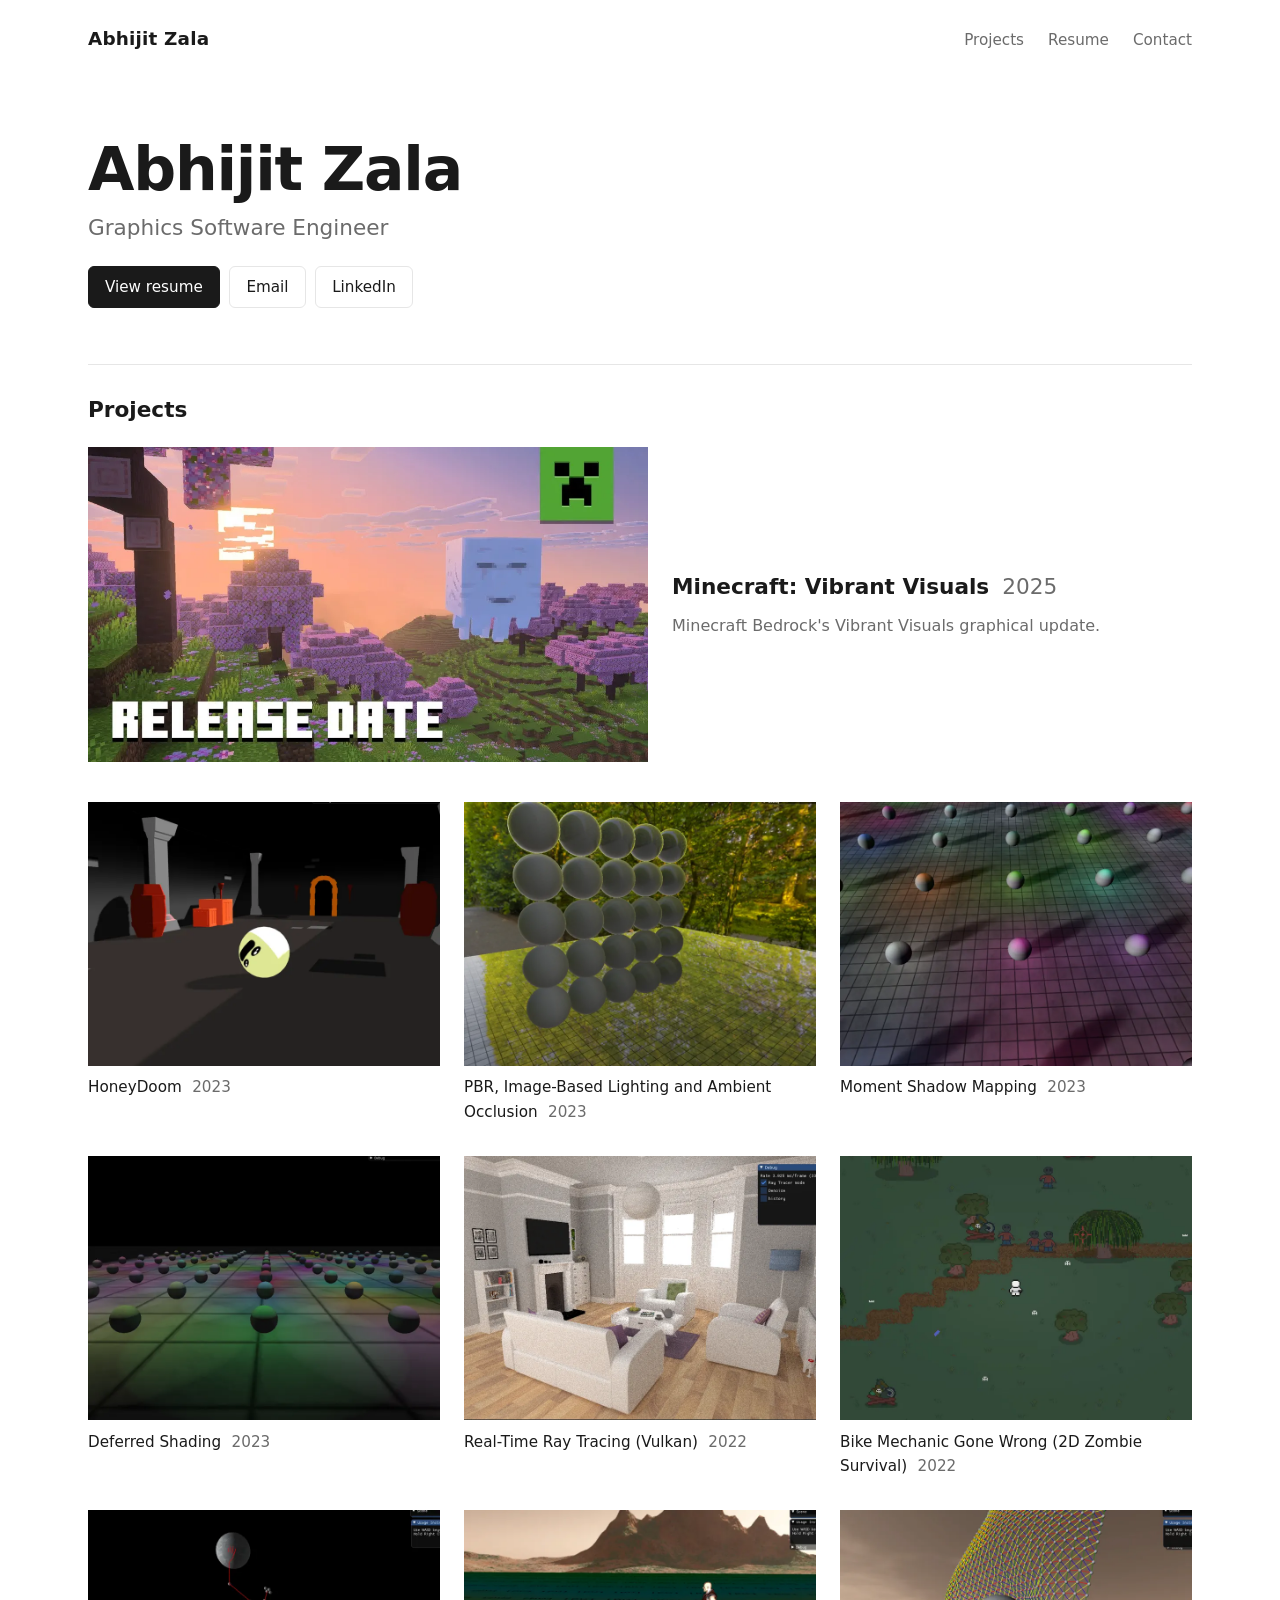
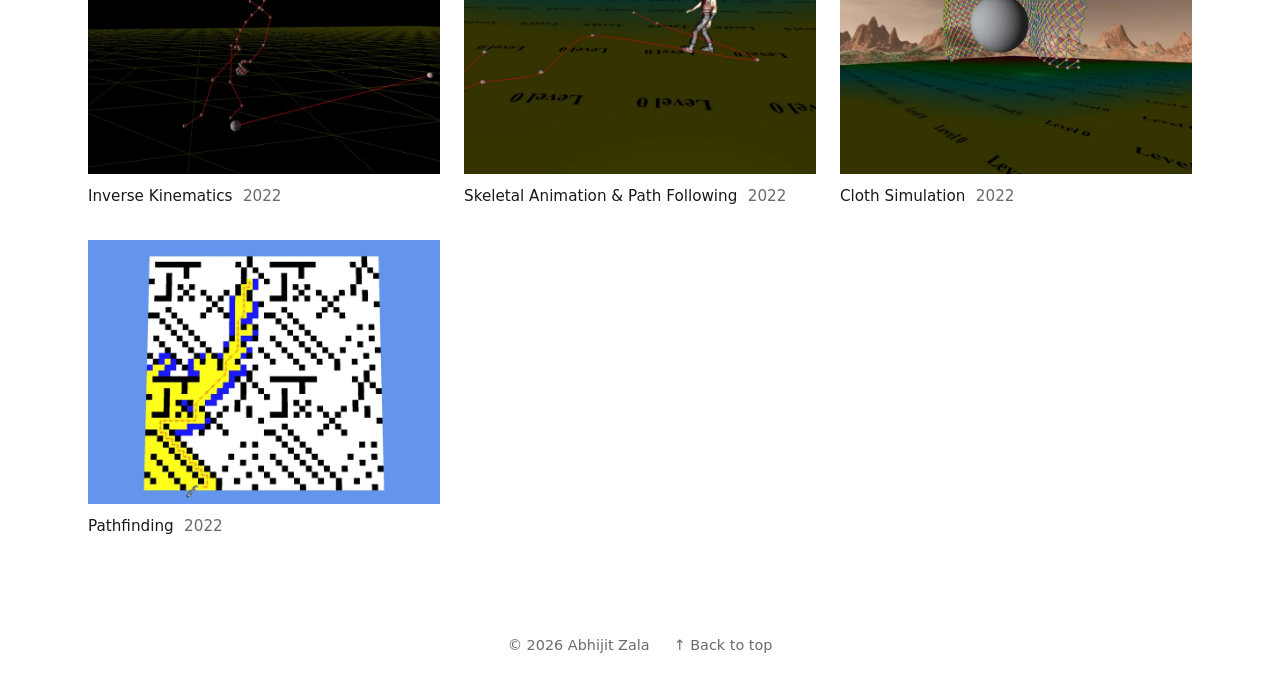
<file: index.html>
<!DOCTYPE html>
<html lang="en">
<head>
  <meta charset="UTF-8">
  <meta name="viewport" content="width=device-width, initial-scale=1">
  <title>Abhijit Zala | Graphics Software Engineer</title>
  <meta name="description" content="Portfolio of Abhijit Zala, graphics software engineer: real-time rendering and graphics projects.">
  <link rel="canonical" href="https://abjitzala.github.io/">
  <link rel="icon" href="favicon.svg" type="image/svg+xml">
  <meta property="og:type" content="website">
  <meta property="og:site_name" content="Abhijit Zala">
  <meta property="og:title" content="Abhijit Zala | Graphics Software Engineer">
  <meta property="og:description" content="Portfolio of Abhijit Zala, graphics software engineer: real-time rendering and graphics projects.">
  <meta property="og:url" content="https://abjitzala.github.io/">
  <meta property="og:image" content="https://abjitzala.github.io/img/og.jpg">
  <meta property="og:image:width" content="1200">
  <meta property="og:image:height" content="630">
  <meta name="twitter:card" content="summary_large_image">
  <link rel="stylesheet" href="style.css">
</head>
<body class="home-page">
  <header class="site-header">
    <a class="site-name" href="index.html">Abhijit Zala</a>
    <nav aria-label="Main">
      <a href="index.html#projects">Projects</a>
      <a href="Abhijit_Zala_Resume.pdf">Resume</a>
      <a href="mailto:abhijeetzala81@gmail.com">Contact</a>
    </nav>
  </header>
  <main id="top" class="home">
    <section class="intro">
      <h1>Abhijit Zala</h1>
      <p class="tagline">Graphics Software Engineer</p>
      <ul class="actions">
        <li><a class="btn primary" href="Abhijit_Zala_Resume.pdf">View resume</a></li>
        <li><a class="btn" href="mailto:abhijeetzala81@gmail.com">Email</a></li>
        <li><a class="btn" href="https://www.linkedin.com/in/abhijit-z/">LinkedIn</a></li>
      </ul>
    </section>
    <section id="projects" class="projects" aria-labelledby="projects-title">
      <h2 id="projects-title">Projects</h2>
      <a class="card featured" href="minecraft-vibrant-visuals.html">
        <span class="thumb"><img src="img/thumbs/minecraft-vibrant-visuals.webp" alt="" width="960" height="540" loading="eager" decoding="async"></span>
        <span class="card-text">
          <span class="caption">Minecraft: Vibrant Visuals <span class="year">2025</span></span>
          <span class="blurb">Minecraft Bedrock&#x27;s Vibrant Visuals graphical update.</span>
        </span>
      </a>
      <div class="grid">
      <a class="card" href="honeydoom.html">
        <span class="thumb"><img src="img/thumbs/honeydoom.webp" alt="" width="800" height="600" loading="lazy" decoding="async"></span>
        <span class="card-text">
          <span class="caption">HoneyDoom <span class="year">2023</span></span>
        </span>
      </a>
      <a class="card" href="pbr-ibl-ambient-occlusion.html">
        <span class="thumb"><img src="img/thumbs/pbr-ibl-ambient-occlusion.webp" alt="" width="800" height="600" loading="lazy" decoding="async"></span>
        <span class="card-text">
          <span class="caption">PBR, Image-Based Lighting and Ambient Occlusion <span class="year">2023</span></span>
        </span>
      </a>
      <a class="card" href="moment-shadow-mapping.html">
        <span class="thumb"><img src="img/thumbs/moment-shadow-mapping.webp" alt="" width="800" height="600" loading="lazy" decoding="async"></span>
        <span class="card-text">
          <span class="caption">Moment Shadow Mapping <span class="year">2023</span></span>
        </span>
      </a>
      <a class="card" href="deferred-shading.html">
        <span class="thumb"><img src="img/thumbs/deferred-shading.webp" alt="" width="800" height="600" loading="lazy" decoding="async"></span>
        <span class="card-text">
          <span class="caption">Deferred Shading <span class="year">2023</span></span>
        </span>
      </a>
      <a class="card" href="real-time-ray-tracing-vulkan.html">
        <span class="thumb"><img src="img/thumbs/real-time-ray-tracing-vulkan.webp" alt="" width="800" height="600" loading="lazy" decoding="async"></span>
        <span class="card-text">
          <span class="caption">Real-Time Ray Tracing (Vulkan) <span class="year">2022</span></span>
        </span>
      </a>
      <a class="card" href="bmgwcisiazif-2d-zombie-shooter.html">
        <span class="thumb"><img src="img/thumbs/bmgwcisiazif-2d-zombie-shooter.webp" alt="" width="800" height="600" loading="lazy" decoding="async"></span>
        <span class="card-text">
          <span class="caption">Bike Mechanic Gone Wrong (2D Zombie Survival) <span class="year">2022</span></span>
        </span>
      </a>
      <a class="card" href="inverse-kinematics.html">
        <span class="thumb"><img src="img/thumbs/inverse-kinematics.webp" alt="" width="800" height="600" loading="lazy" decoding="async"></span>
        <span class="card-text">
          <span class="caption">Inverse Kinematics <span class="year">2022</span></span>
        </span>
      </a>
      <a class="card" href="skeleton-animation-path-following.html">
        <span class="thumb"><img src="img/thumbs/skeleton-animation-path-following.webp" alt="" width="800" height="600" loading="lazy" decoding="async"></span>
        <span class="card-text">
          <span class="caption">Skeletal Animation &amp; Path Following <span class="year">2022</span></span>
        </span>
      </a>
      <a class="card" href="cloth-simulation.html">
        <span class="thumb"><img src="img/thumbs/cloth-simulation.webp" alt="" width="800" height="600" loading="lazy" decoding="async"></span>
        <span class="card-text">
          <span class="caption">Cloth Simulation <span class="year">2022</span></span>
        </span>
      </a>
      <a class="card" href="pathfinding.html">
        <span class="thumb"><img src="img/thumbs/pathfinding.webp" alt="" width="800" height="600" loading="lazy" decoding="async"></span>
        <span class="card-text">
          <span class="caption">Pathfinding <span class="year">2022</span></span>
        </span>
      </a>
      </div>
    </section>
  </main>
  <footer class="site-footer">
    <span>&copy; 2026 Abhijit Zala</span>
    <a href="#top">&uarr; Back to top</a>
  </footer>
</body>
</html>
</file>
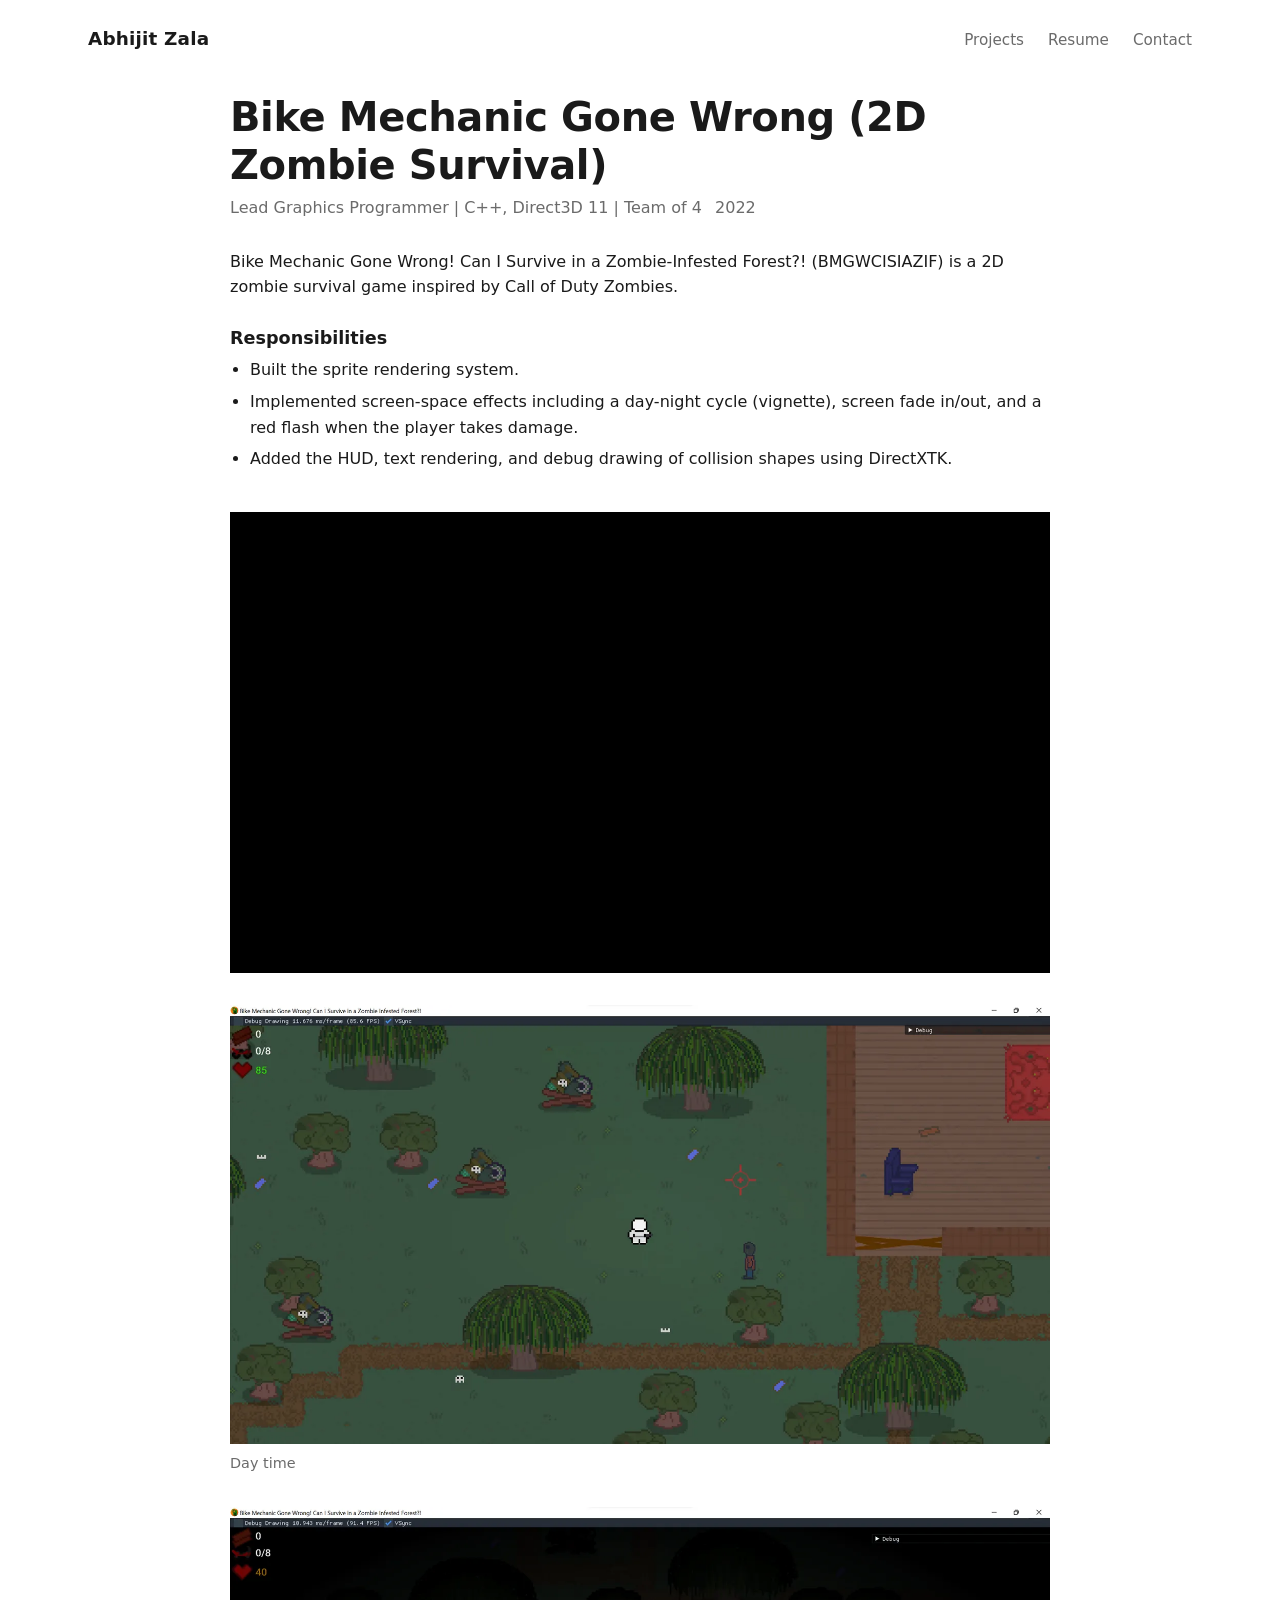
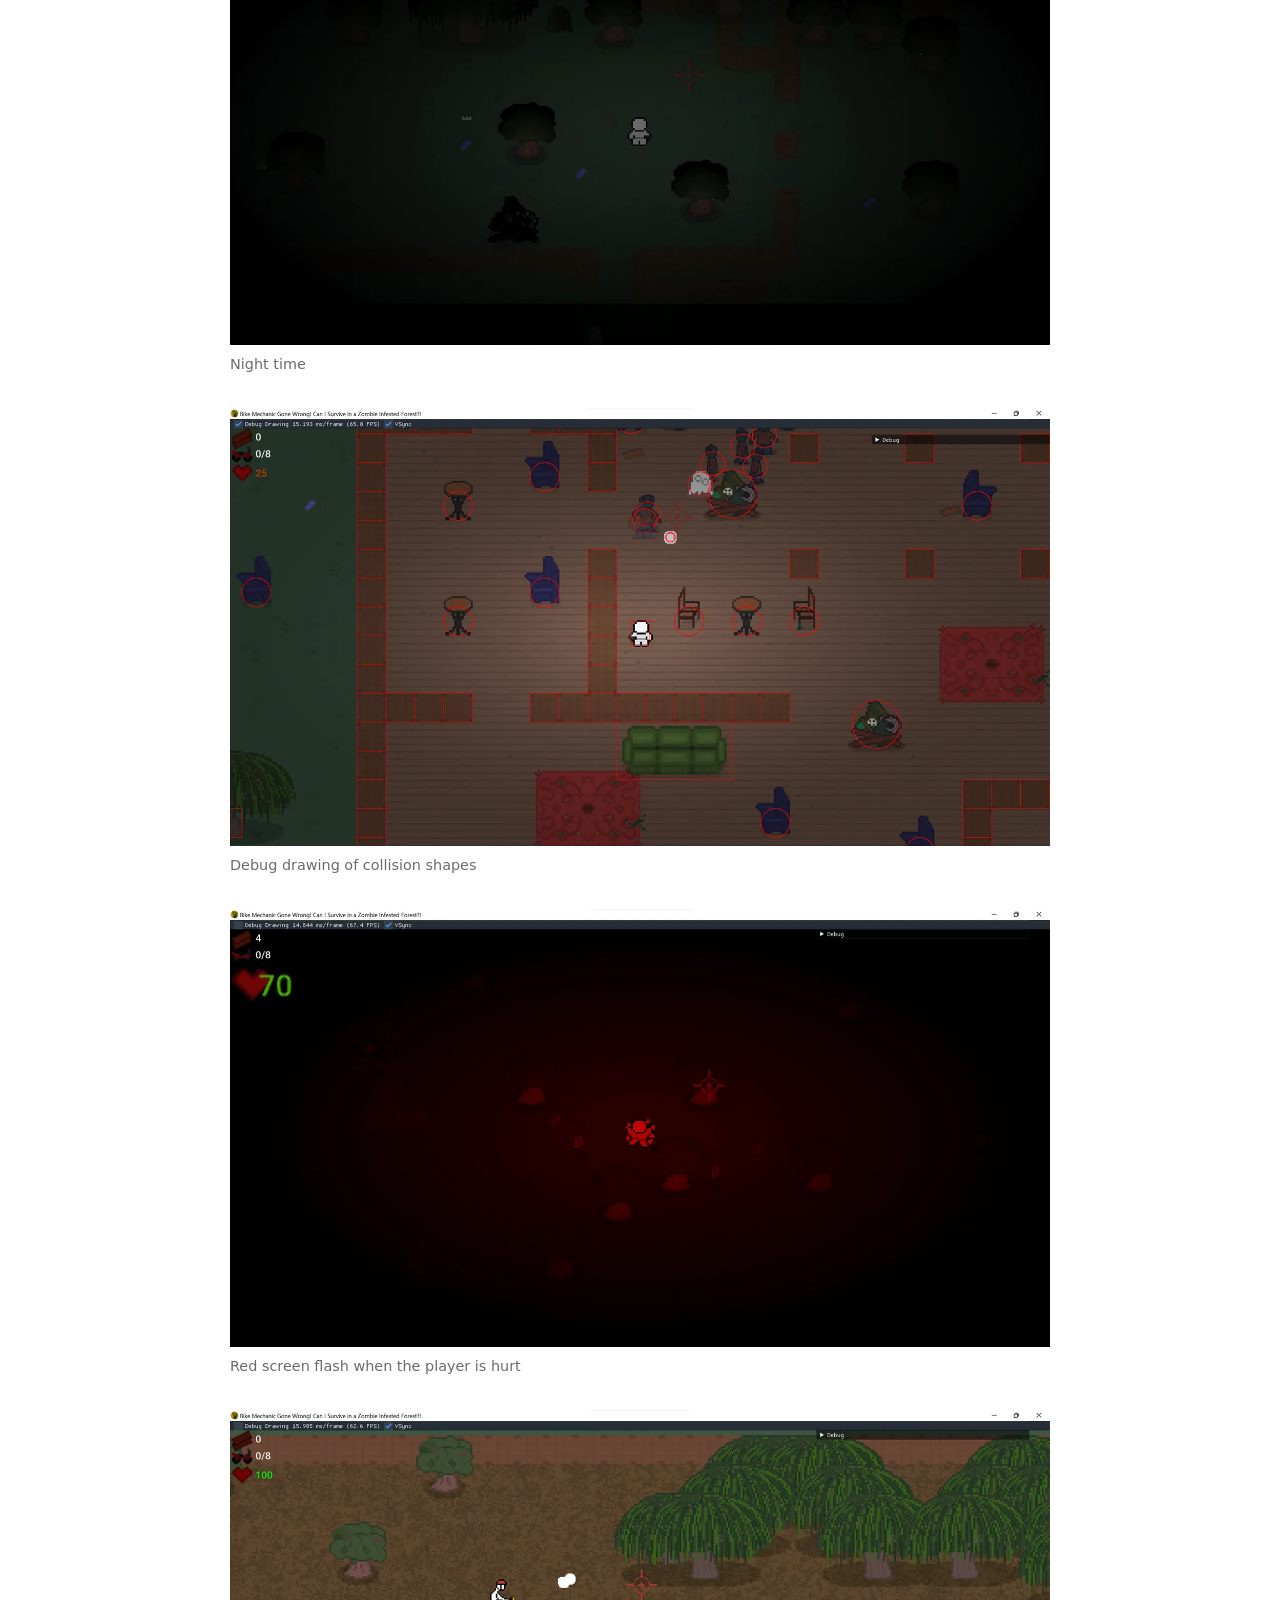
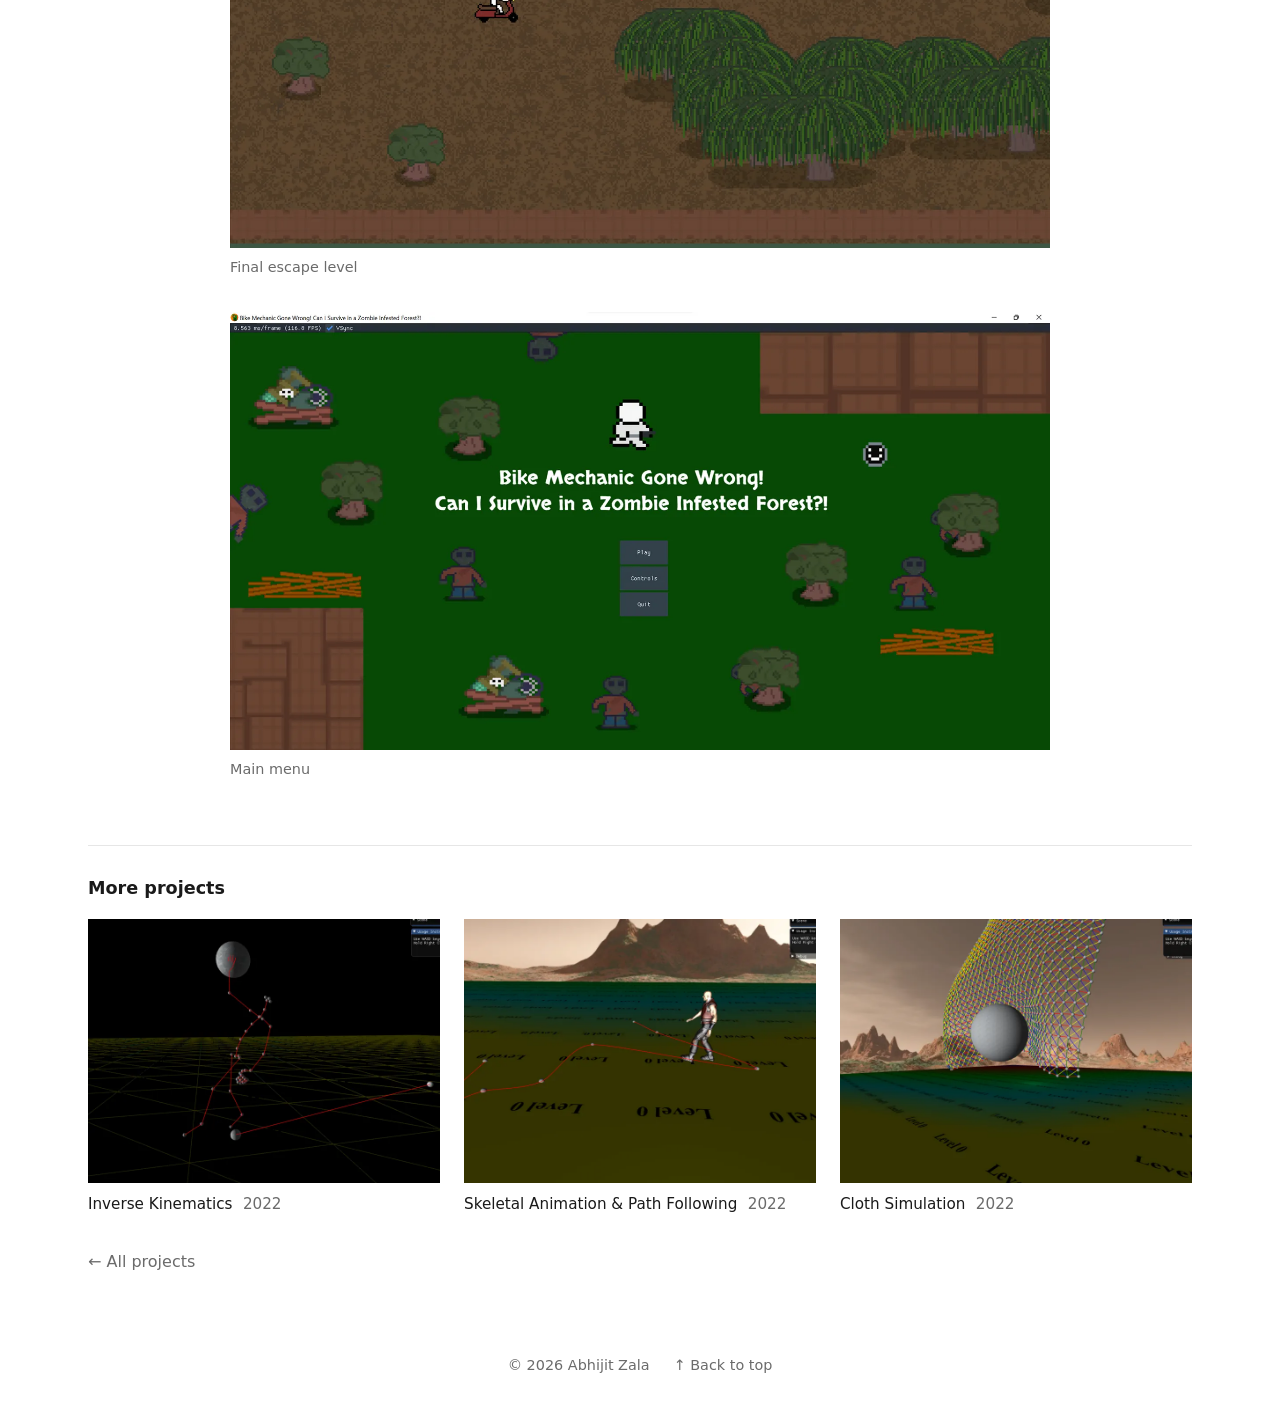
<file: bmgwcisiazif-2d-zombie-shooter.html>
<!DOCTYPE html>
<html lang="en">
<head>
  <meta charset="UTF-8">
  <meta name="viewport" content="width=device-width, initial-scale=1">
  <title>Bike Mechanic Gone Wrong (2D Zombie Survival) | Abhijit Zala</title>
  <meta name="description" content="A 2D zombie survival game inspired by Call of Duty Zombies.">
  <link rel="canonical" href="https://abjitzala.github.io/bmgwcisiazif-2d-zombie-shooter.html">
  <link rel="icon" href="favicon.svg" type="image/svg+xml">
  <meta property="og:type" content="website">
  <meta property="og:site_name" content="Abhijit Zala">
  <meta property="og:title" content="Bike Mechanic Gone Wrong (2D Zombie Survival) | Abhijit Zala">
  <meta property="og:description" content="A 2D zombie survival game inspired by Call of Duty Zombies.">
  <meta property="og:url" content="https://abjitzala.github.io/bmgwcisiazif-2d-zombie-shooter.html">
  <meta property="og:image" content="https://abjitzala.github.io/img/og.jpg">
  <meta property="og:image:width" content="1200">
  <meta property="og:image:height" content="630">
  <meta name="twitter:card" content="summary_large_image">
  <link rel="stylesheet" href="style.css">
</head>
<body class="">
  <header class="site-header">
    <a class="site-name" href="index.html">Abhijit Zala</a>
    <nav aria-label="Main">
      <a href="index.html#projects">Projects</a>
      <a href="Abhijit_Zala_Resume.pdf">Resume</a>
      <a href="mailto:abhijeetzala81@gmail.com">Contact</a>
    </nav>
  </header>
  <main id="top" class="project-page">
    <article>
      <h1>Bike Mechanic Gone Wrong (2D Zombie Survival)</h1>
      <p class="tech">Lead Graphics Programmer | C++, Direct3D 11 | Team of 4 <span class="year">2022</span></p>
      <div class="text">
        <p>Bike Mechanic Gone Wrong! Can I Survive in a Zombie-Infested Forest?! (BMGWCISIAZIF) is a 2D zombie survival game inspired by Call of Duty Zombies.</p>
        <h2>Responsibilities</h2>
        <ul>
          <li>Built the sprite rendering system.</li>
          <li>Implemented screen-space effects including a day-night cycle (vignette), screen fade in/out, and a red flash when the player takes damage.</li>
          <li>Added the HUD, text rendering, and debug drawing of collision shapes using DirectXTK.</li>
        </ul>
      </div>
      <div class="gallery">
        <figure class="embed"><iframe src="https://www.youtube-nocookie.com/embed/9sE0DUoFJEc" title="Bike Mechanic Gone Wrong (2D Zombie Survival) video" loading="lazy" allow="fullscreen; picture-in-picture" allowfullscreen></iframe></figure>
        <figure><img src="img/bmgwcisiazif-2d-zombie-shooter/02.webp" alt="Day time" width="1600" height="855" loading="lazy" decoding="async"><figcaption>Day time</figcaption></figure>
        <figure><img src="img/bmgwcisiazif-2d-zombie-shooter/03.webp" alt="Night time" width="1600" height="855" loading="lazy" decoding="async"><figcaption>Night time</figcaption></figure>
        <figure><img src="img/bmgwcisiazif-2d-zombie-shooter/04.webp" alt="Debug drawing of collision shapes" width="1600" height="855" loading="lazy" decoding="async"><figcaption>Debug drawing of collision shapes</figcaption></figure>
        <figure><img src="img/bmgwcisiazif-2d-zombie-shooter/05.webp" alt="Red screen flash when the player is hurt" width="1600" height="855" loading="lazy" decoding="async"><figcaption>Red screen flash when the player is hurt</figcaption></figure>
        <figure><img src="img/bmgwcisiazif-2d-zombie-shooter/06.webp" alt="Final escape level" width="1600" height="855" loading="lazy" decoding="async"><figcaption>Final escape level</figcaption></figure>
        <figure><img src="img/bmgwcisiazif-2d-zombie-shooter/07.webp" alt="Main menu" width="1600" height="855" loading="lazy" decoding="async"><figcaption>Main menu</figcaption></figure>
      </div>
    </article>
    <section class="more" aria-labelledby="more-title">
      <h2 id="more-title">More projects</h2>
      <div class="grid">
      <a class="card" href="inverse-kinematics.html">
        <span class="thumb"><img src="img/thumbs/inverse-kinematics.webp" alt="" width="800" height="600" loading="lazy" decoding="async"></span>
        <span class="card-text">
          <span class="caption">Inverse Kinematics <span class="year">2022</span></span>
        </span>
      </a>
      <a class="card" href="skeleton-animation-path-following.html">
        <span class="thumb"><img src="img/thumbs/skeleton-animation-path-following.webp" alt="" width="800" height="600" loading="lazy" decoding="async"></span>
        <span class="card-text">
          <span class="caption">Skeletal Animation &amp; Path Following <span class="year">2022</span></span>
        </span>
      </a>
      <a class="card" href="cloth-simulation.html">
        <span class="thumb"><img src="img/thumbs/cloth-simulation.webp" alt="" width="800" height="600" loading="lazy" decoding="async"></span>
        <span class="card-text">
          <span class="caption">Cloth Simulation <span class="year">2022</span></span>
        </span>
      </a>
      </div>
      <p class="back"><a href="index.html#projects">&larr; All projects</a></p>
    </section>
  </main>
  <footer class="site-footer">
    <span>&copy; 2026 Abhijit Zala</span>
    <a href="#top">&uarr; Back to top</a>
  </footer>
</body>
</html>
</file>
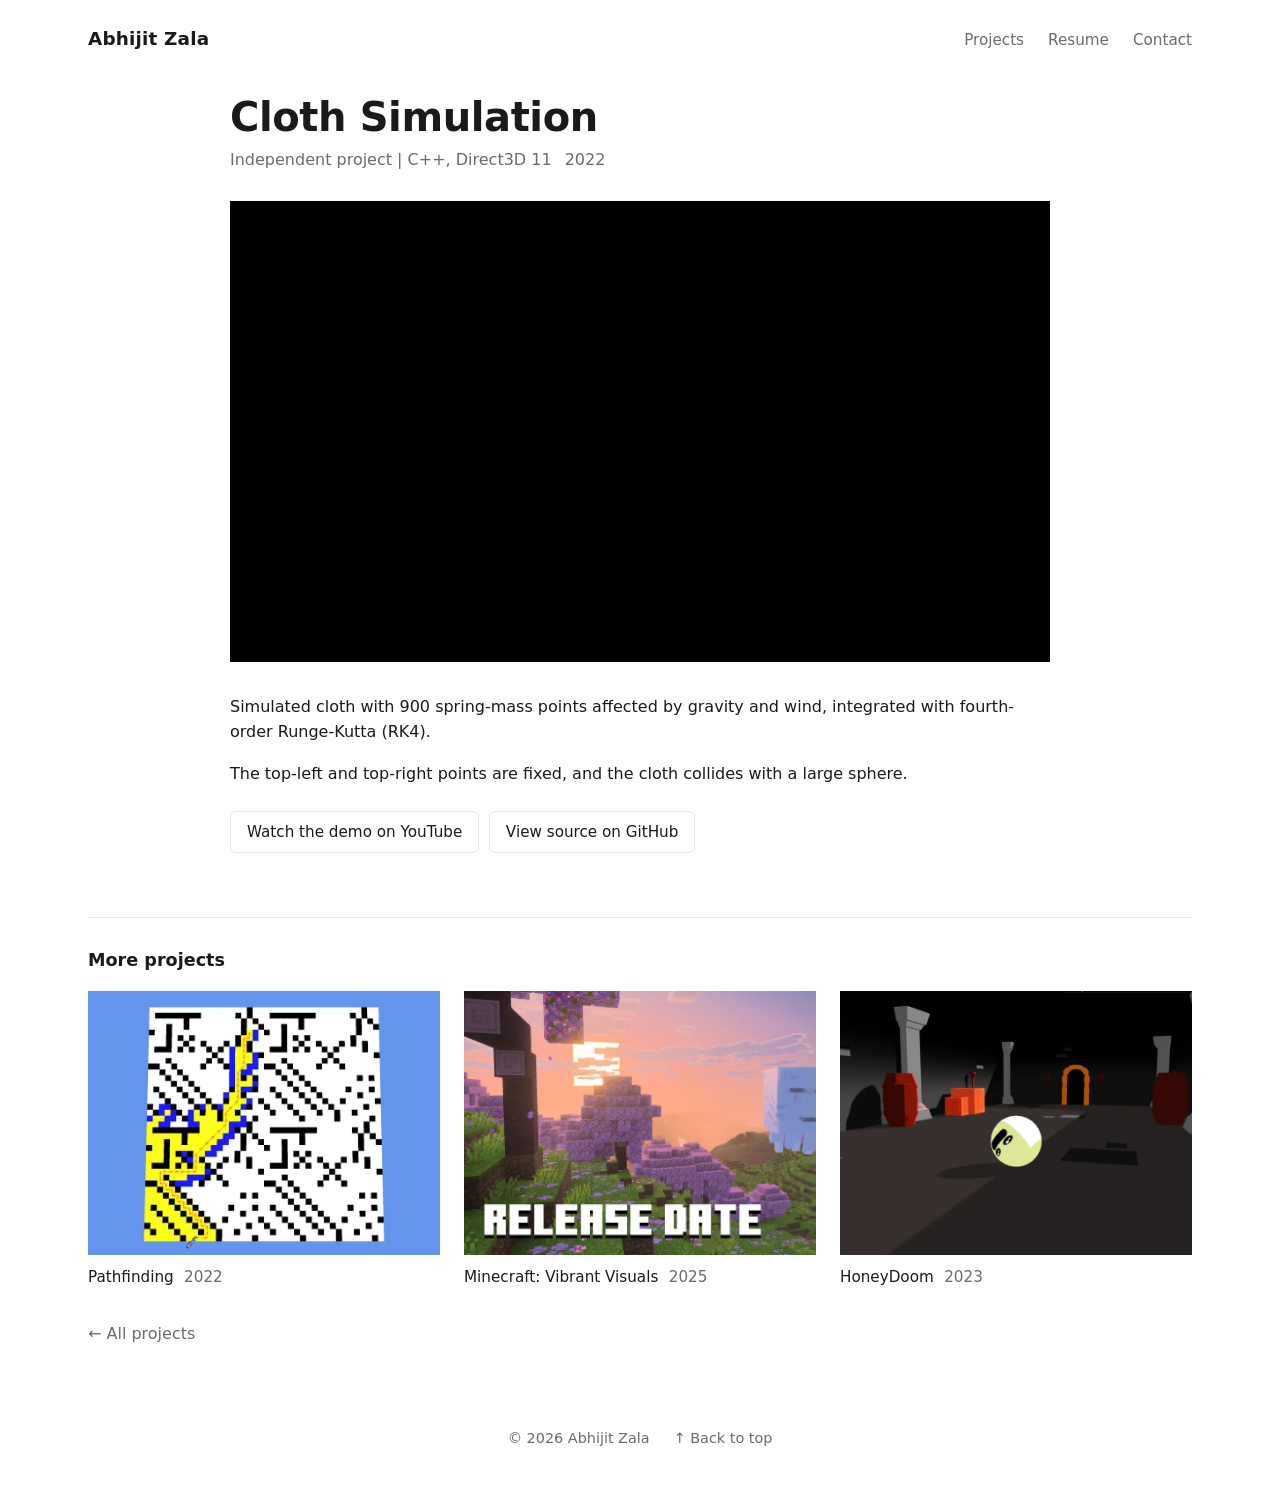
<file: cloth-simulation.html>
<!DOCTYPE html>
<html lang="en">
<head>
  <meta charset="UTF-8">
  <meta name="viewport" content="width=device-width, initial-scale=1">
  <title>Cloth Simulation | Abhijit Zala</title>
  <meta name="description" content="Cloth with 900 spring-mass points, wind and gravity, integrated with fourth-order Runge-Kutta.">
  <link rel="canonical" href="https://abjitzala.github.io/cloth-simulation.html">
  <link rel="icon" href="favicon.svg" type="image/svg+xml">
  <meta property="og:type" content="website">
  <meta property="og:site_name" content="Abhijit Zala">
  <meta property="og:title" content="Cloth Simulation | Abhijit Zala">
  <meta property="og:description" content="Cloth with 900 spring-mass points, wind and gravity, integrated with fourth-order Runge-Kutta.">
  <meta property="og:url" content="https://abjitzala.github.io/cloth-simulation.html">
  <meta property="og:image" content="https://abjitzala.github.io/img/og.jpg">
  <meta property="og:image:width" content="1200">
  <meta property="og:image:height" content="630">
  <meta name="twitter:card" content="summary_large_image">
  <link rel="stylesheet" href="style.css">
</head>
<body class="">
  <header class="site-header">
    <a class="site-name" href="index.html">Abhijit Zala</a>
    <nav aria-label="Main">
      <a href="index.html#projects">Projects</a>
      <a href="Abhijit_Zala_Resume.pdf">Resume</a>
      <a href="mailto:abhijeetzala81@gmail.com">Contact</a>
    </nav>
  </header>
  <main id="top" class="project-page">
    <article>
      <h1>Cloth Simulation</h1>
      <p class="tech">Independent project | C++, Direct3D 11 <span class="year">2022</span></p>
      <div class="hero-video"><figure class="embed"><iframe src="https://www.youtube-nocookie.com/embed/oe0p9YwIw-k" title="Cloth Simulation video" loading="lazy" allow="fullscreen; picture-in-picture" allowfullscreen></iframe></figure></div>
      <div class="text">
        <p>Simulated cloth with 900 spring-mass points affected by gravity and wind, integrated with fourth-order Runge-Kutta (RK4).</p>
        <p>The top-left and top-right points are fixed, and the cloth collides with a large sphere.</p>
      </div>
      <p class="links"><a class="btn" href="https://www.youtube.com/watch?v=oe0p9YwIw-k">Watch the demo on YouTube</a> <a class="btn" href="https://github.com/abjitzala/CS560/tree/project-4">View source on GitHub</a></p>
    </article>
    <section class="more" aria-labelledby="more-title">
      <h2 id="more-title">More projects</h2>
      <div class="grid">
      <a class="card" href="pathfinding.html">
        <span class="thumb"><img src="img/thumbs/pathfinding.webp" alt="" width="800" height="600" loading="lazy" decoding="async"></span>
        <span class="card-text">
          <span class="caption">Pathfinding <span class="year">2022</span></span>
        </span>
      </a>
      <a class="card" href="minecraft-vibrant-visuals.html">
        <span class="thumb"><img src="img/thumbs/minecraft-vibrant-visuals.webp" alt="" width="960" height="540" style="object-position: left center" loading="lazy" decoding="async"></span>
        <span class="card-text">
          <span class="caption">Minecraft: Vibrant Visuals <span class="year">2025</span></span>
        </span>
      </a>
      <a class="card" href="honeydoom.html">
        <span class="thumb"><img src="img/thumbs/honeydoom.webp" alt="" width="800" height="600" loading="lazy" decoding="async"></span>
        <span class="card-text">
          <span class="caption">HoneyDoom <span class="year">2023</span></span>
        </span>
      </a>
      </div>
      <p class="back"><a href="index.html#projects">&larr; All projects</a></p>
    </section>
  </main>
  <footer class="site-footer">
    <span>&copy; 2026 Abhijit Zala</span>
    <a href="#top">&uarr; Back to top</a>
  </footer>
</body>
</html>
</file>
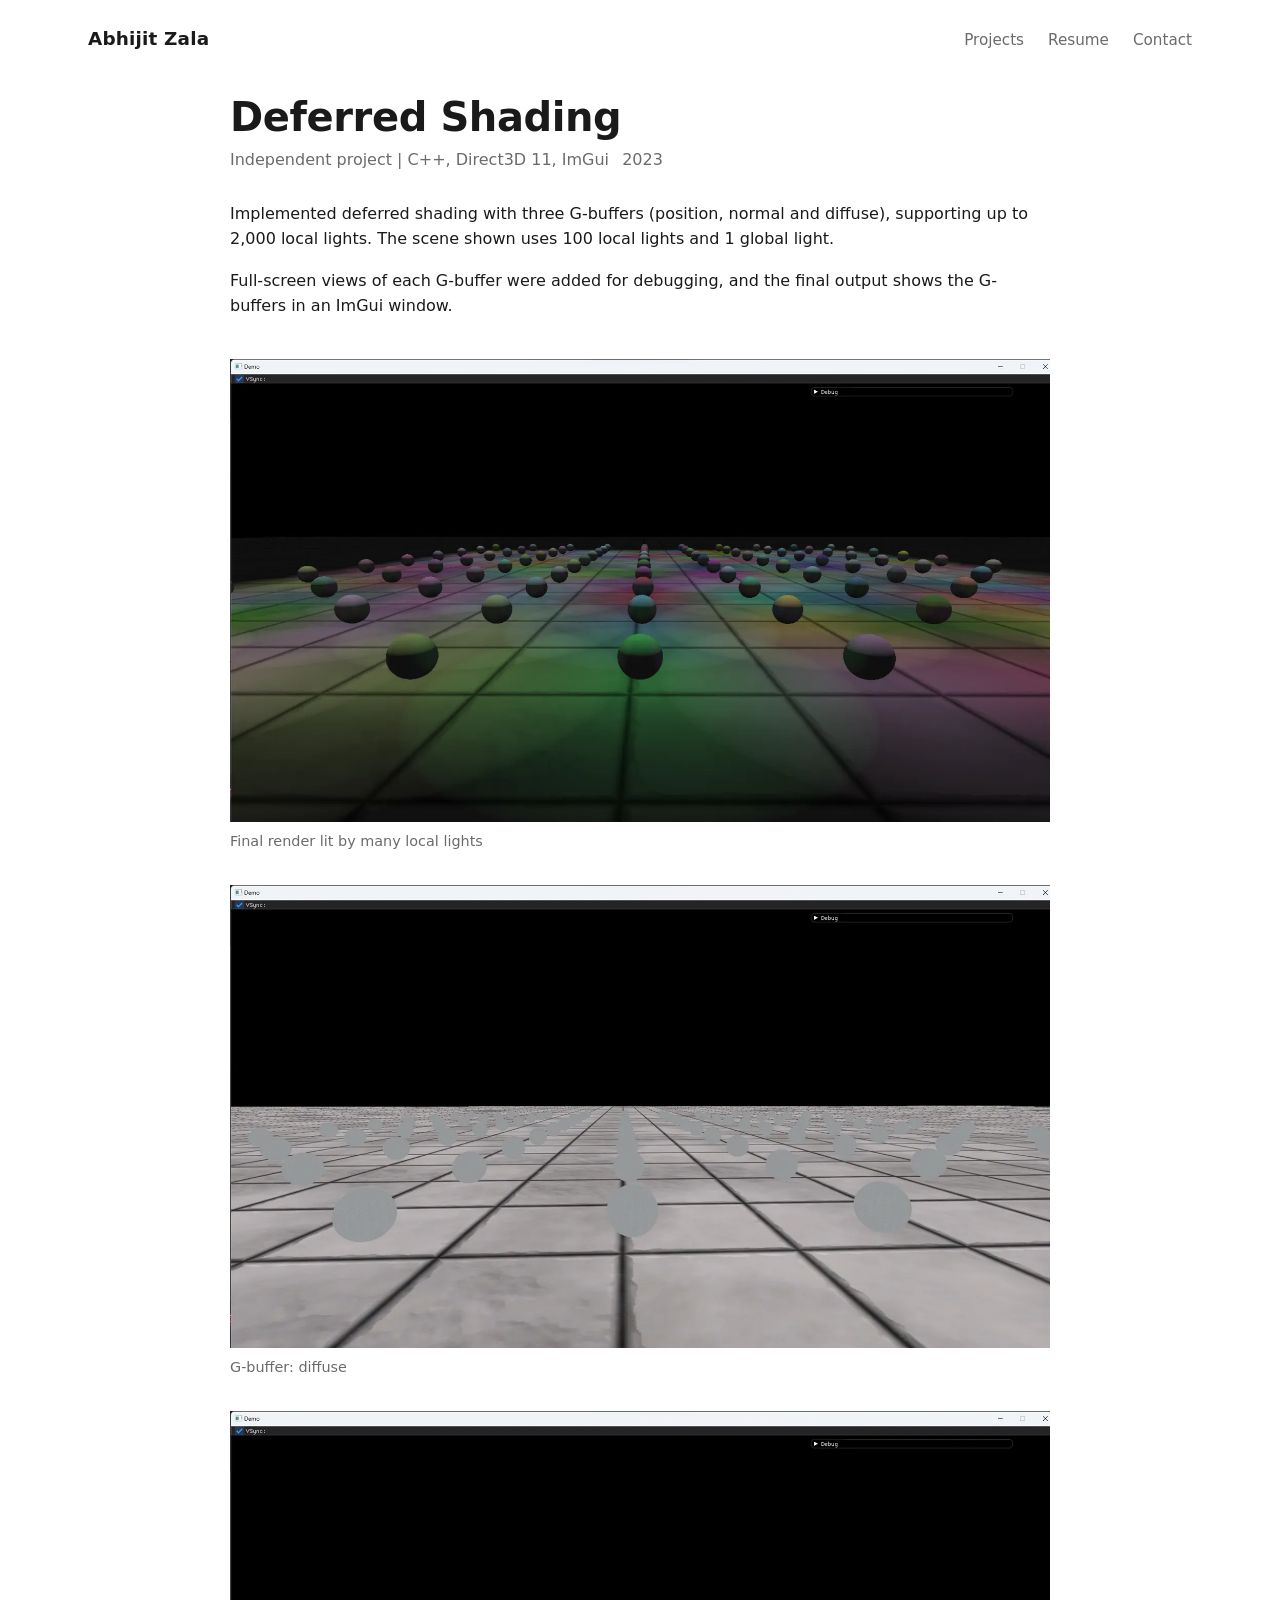
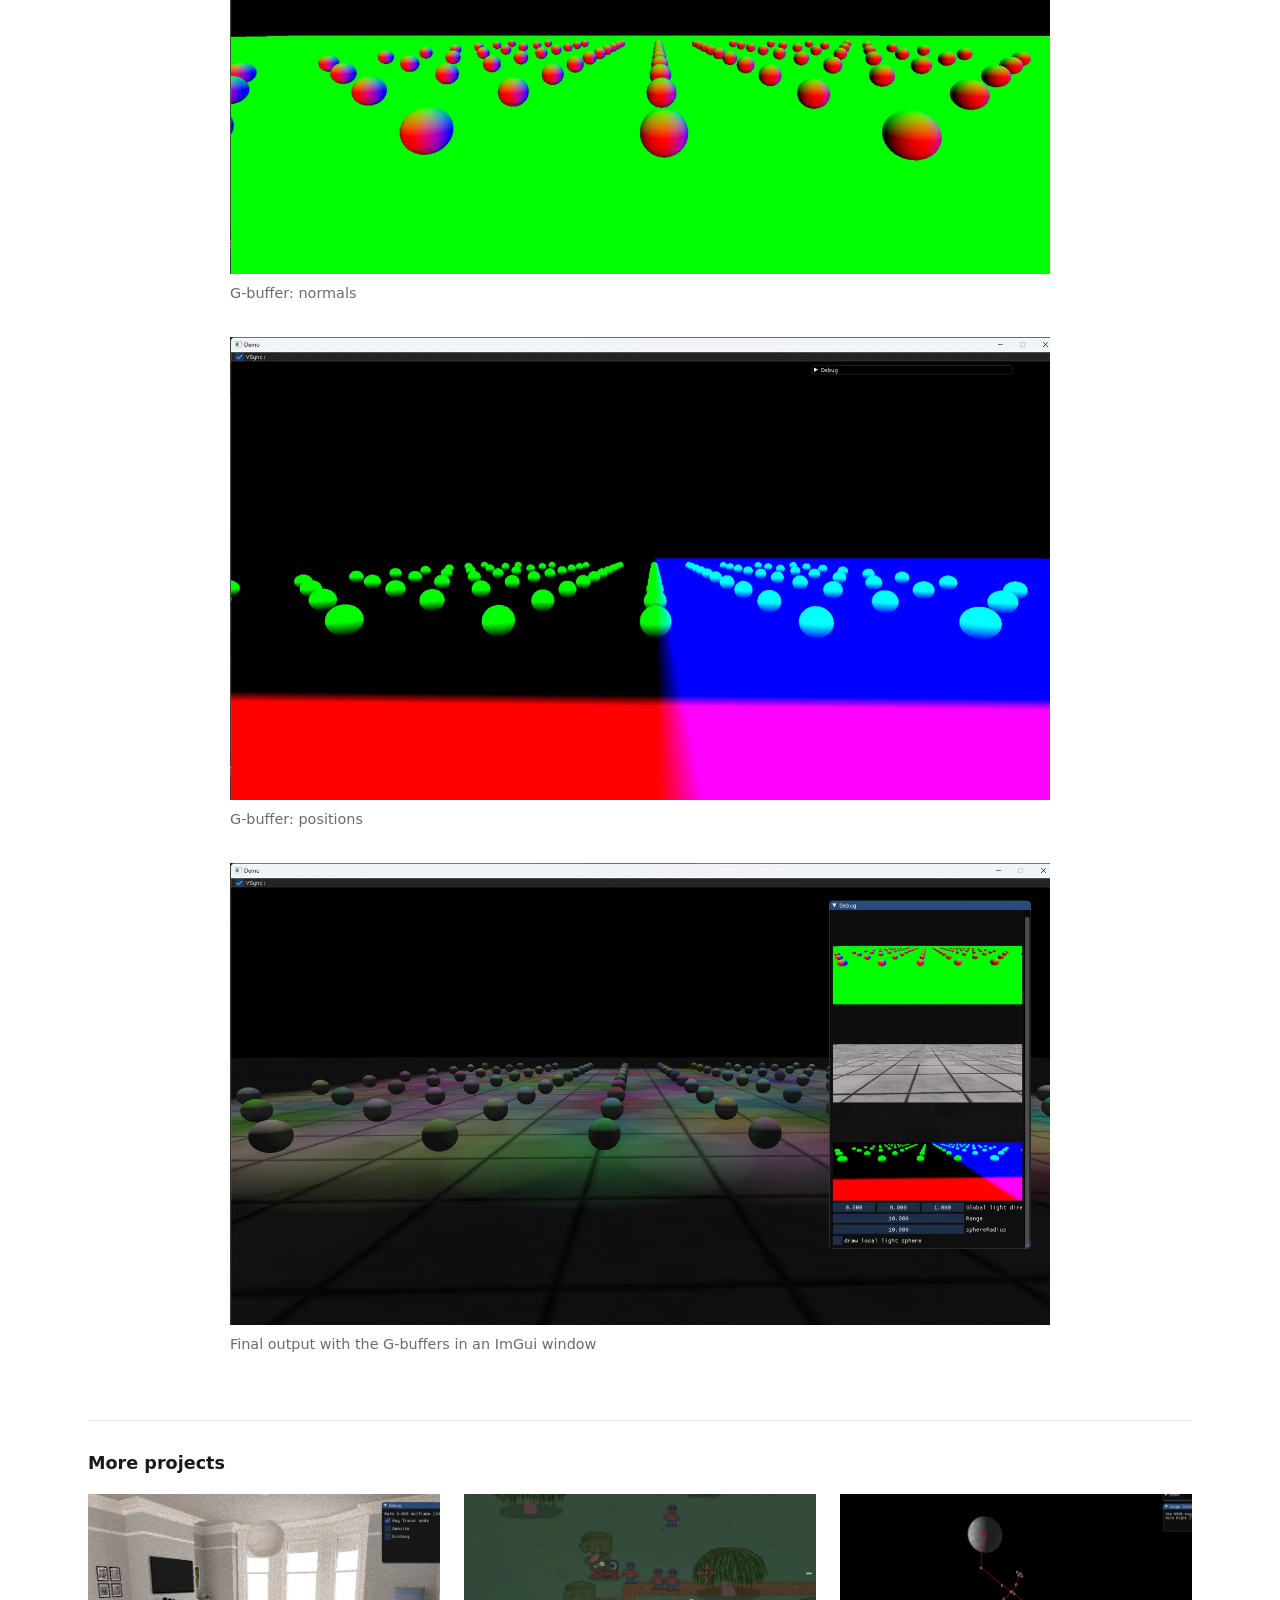
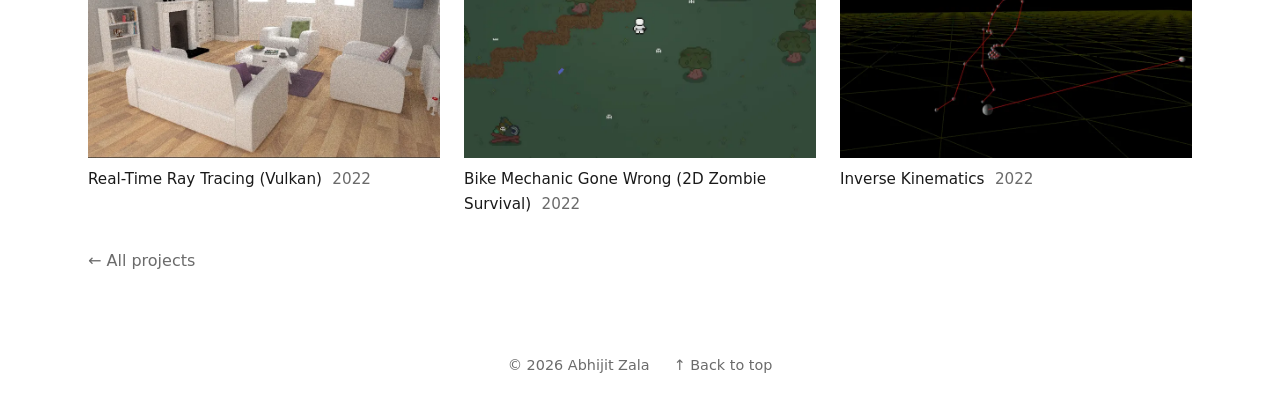
<file: deferred-shading.html>
<!DOCTYPE html>
<html lang="en">
<head>
  <meta charset="UTF-8">
  <meta name="viewport" content="width=device-width, initial-scale=1">
  <title>Deferred Shading | Abhijit Zala</title>
  <meta name="description" content="Deferred shading with three G-buffers, supporting up to 2,000 local lights.">
  <link rel="canonical" href="https://abjitzala.github.io/deferred-shading.html">
  <link rel="icon" href="favicon.svg" type="image/svg+xml">
  <meta property="og:type" content="website">
  <meta property="og:site_name" content="Abhijit Zala">
  <meta property="og:title" content="Deferred Shading | Abhijit Zala">
  <meta property="og:description" content="Deferred shading with three G-buffers, supporting up to 2,000 local lights.">
  <meta property="og:url" content="https://abjitzala.github.io/deferred-shading.html">
  <meta property="og:image" content="https://abjitzala.github.io/img/og.jpg">
  <meta property="og:image:width" content="1200">
  <meta property="og:image:height" content="630">
  <meta name="twitter:card" content="summary_large_image">
  <link rel="stylesheet" href="style.css">
</head>
<body class="">
  <header class="site-header">
    <a class="site-name" href="index.html">Abhijit Zala</a>
    <nav aria-label="Main">
      <a href="index.html#projects">Projects</a>
      <a href="Abhijit_Zala_Resume.pdf">Resume</a>
      <a href="mailto:abhijeetzala81@gmail.com">Contact</a>
    </nav>
  </header>
  <main id="top" class="project-page">
    <article>
      <h1>Deferred Shading</h1>
      <p class="tech">Independent project | C++, Direct3D 11, ImGui <span class="year">2023</span></p>
      <div class="text">
        <p>Implemented deferred shading with three G-buffers (position, normal and diffuse), supporting up to 2,000 local lights. The scene shown uses 100 local lights and 1 global light.</p>
        <p>Full-screen views of each G-buffer were added for debugging, and the final output shows the G-buffers in an ImGui window.</p>
      </div>
      <div class="gallery">
        <figure><img src="img/deferred-shading/01.webp" alt="Final render lit by many local lights" width="1600" height="904" loading="lazy" decoding="async"><figcaption>Final render lit by many local lights</figcaption></figure>
        <figure><img src="img/deferred-shading/02.webp" alt="G-buffer: diffuse" width="1600" height="903" loading="lazy" decoding="async"><figcaption>G-buffer: diffuse</figcaption></figure>
        <figure><img src="img/deferred-shading/03.webp" alt="G-buffer: normals" width="1600" height="903" loading="lazy" decoding="async"><figcaption>G-buffer: normals</figcaption></figure>
        <figure><img src="img/deferred-shading/04.webp" alt="G-buffer: positions" width="1600" height="903" loading="lazy" decoding="async"><figcaption>G-buffer: positions</figcaption></figure>
        <figure><img src="img/deferred-shading/05.webp" alt="Final output with the G-buffers in an ImGui window" width="1600" height="901" loading="lazy" decoding="async"><figcaption>Final output with the G-buffers in an ImGui window</figcaption></figure>
      </div>
    </article>
    <section class="more" aria-labelledby="more-title">
      <h2 id="more-title">More projects</h2>
      <div class="grid">
      <a class="card" href="real-time-ray-tracing-vulkan.html">
        <span class="thumb"><img src="img/thumbs/real-time-ray-tracing-vulkan.webp" alt="" width="800" height="600" loading="lazy" decoding="async"></span>
        <span class="card-text">
          <span class="caption">Real-Time Ray Tracing (Vulkan) <span class="year">2022</span></span>
        </span>
      </a>
      <a class="card" href="bmgwcisiazif-2d-zombie-shooter.html">
        <span class="thumb"><img src="img/thumbs/bmgwcisiazif-2d-zombie-shooter.webp" alt="" width="800" height="600" loading="lazy" decoding="async"></span>
        <span class="card-text">
          <span class="caption">Bike Mechanic Gone Wrong (2D Zombie Survival) <span class="year">2022</span></span>
        </span>
      </a>
      <a class="card" href="inverse-kinematics.html">
        <span class="thumb"><img src="img/thumbs/inverse-kinematics.webp" alt="" width="800" height="600" loading="lazy" decoding="async"></span>
        <span class="card-text">
          <span class="caption">Inverse Kinematics <span class="year">2022</span></span>
        </span>
      </a>
      </div>
      <p class="back"><a href="index.html#projects">&larr; All projects</a></p>
    </section>
  </main>
  <footer class="site-footer">
    <span>&copy; 2026 Abhijit Zala</span>
    <a href="#top">&uarr; Back to top</a>
  </footer>
</body>
</html>
</file>
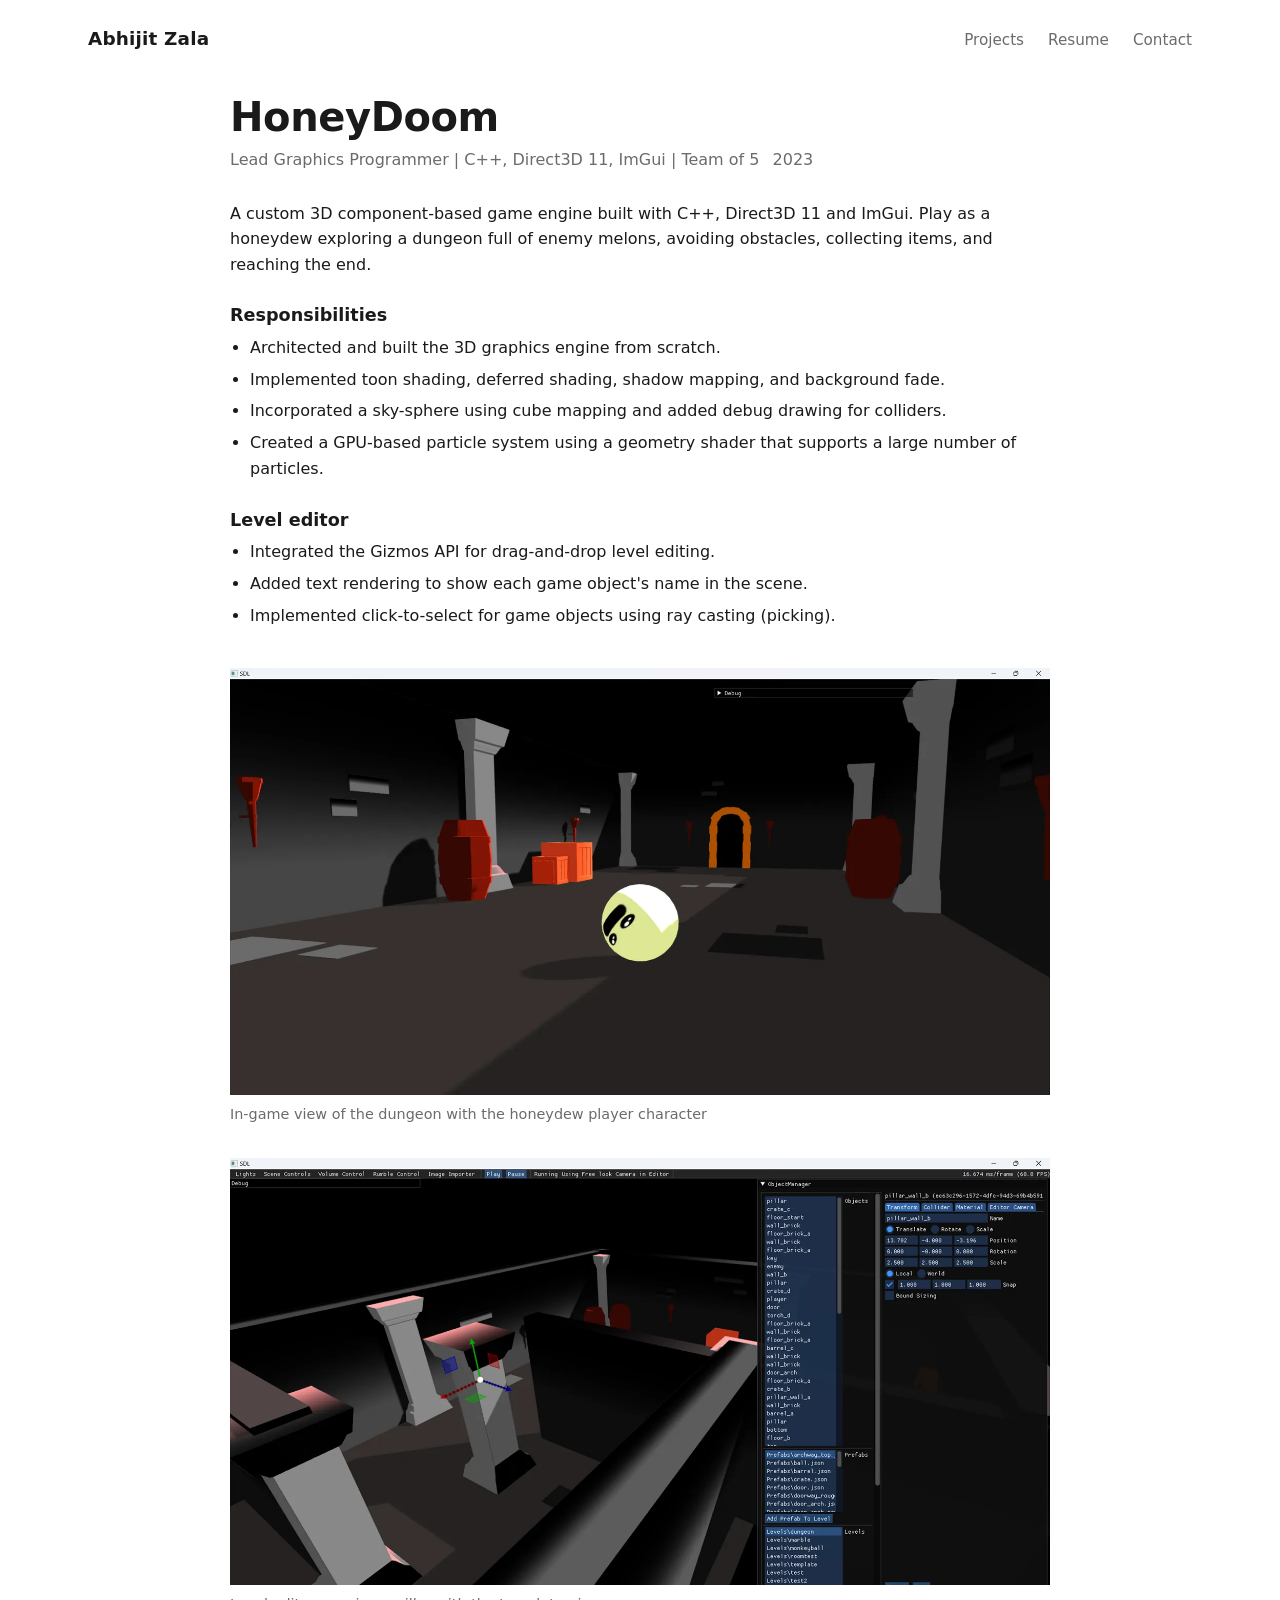
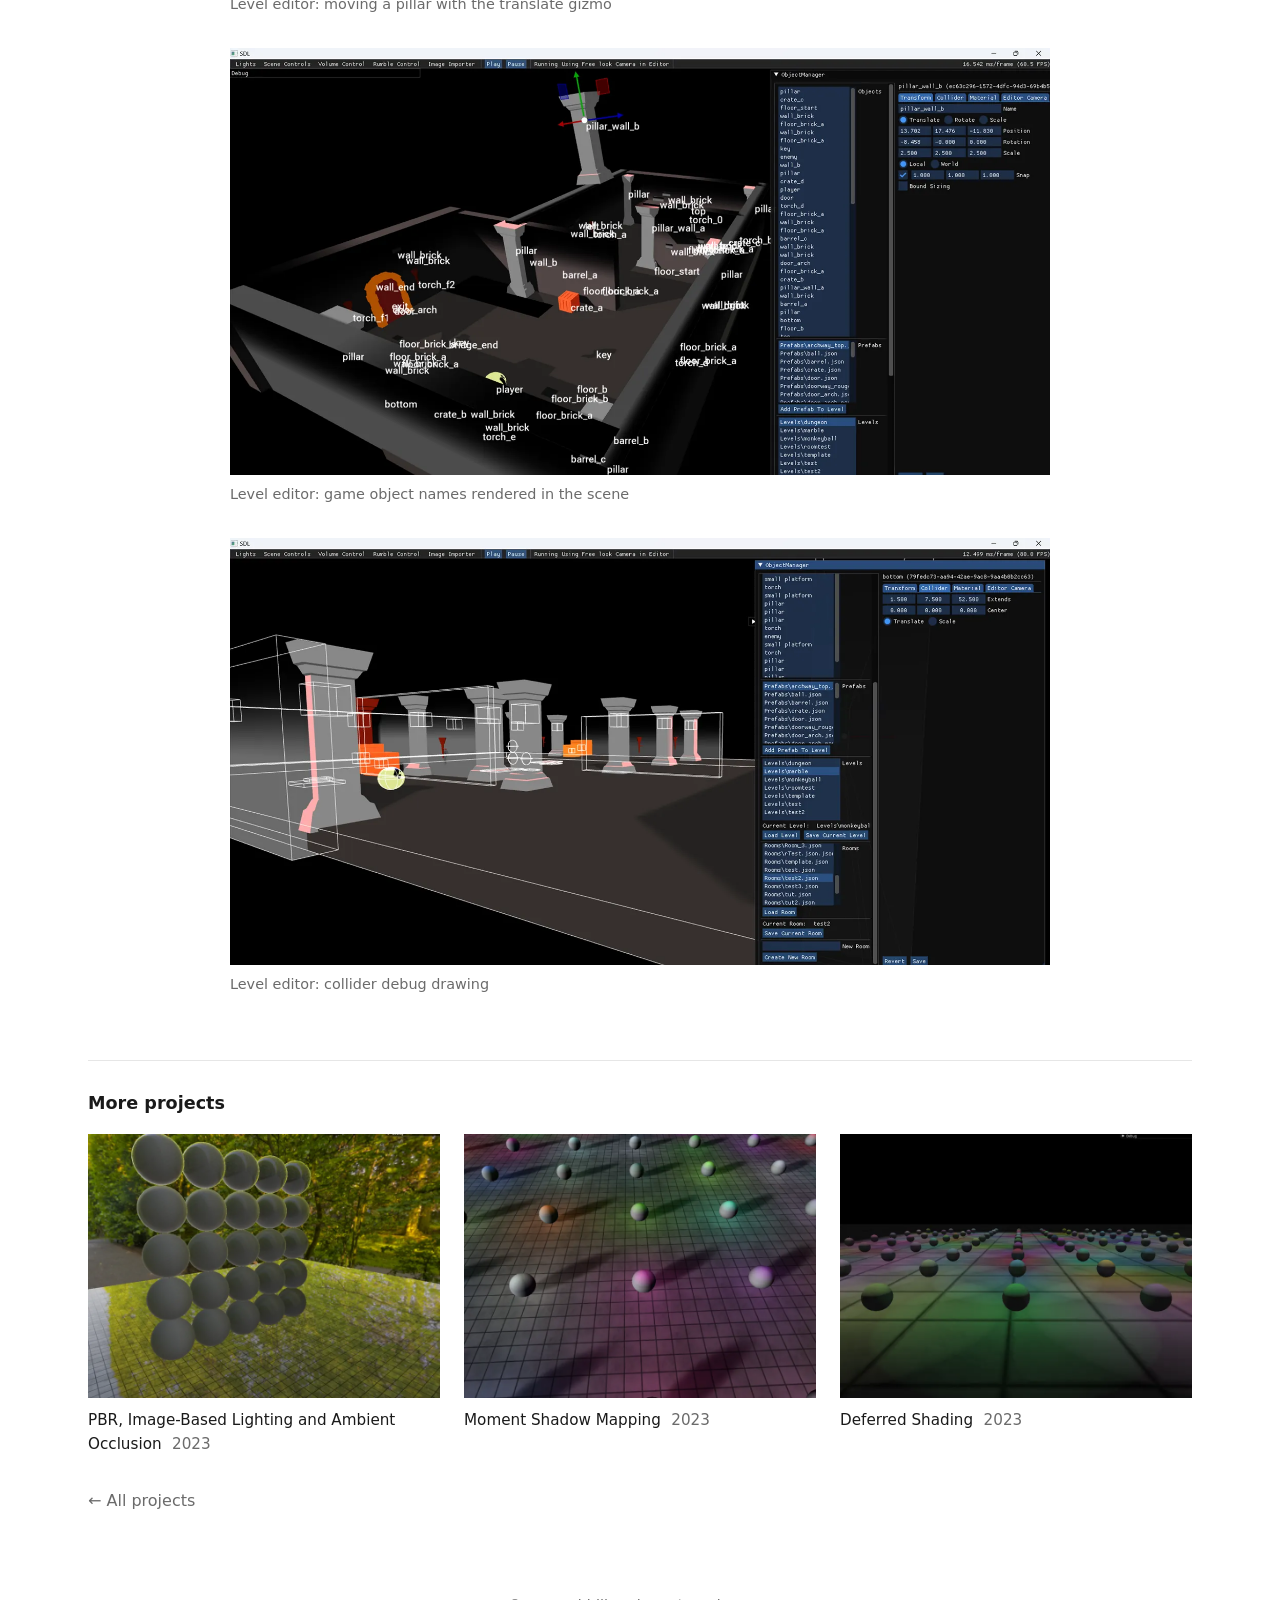
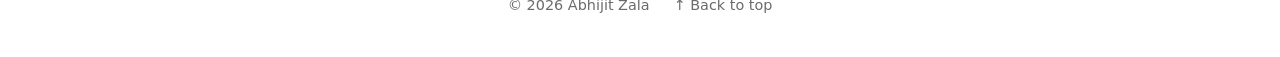
<file: honeydoom.html>
<!DOCTYPE html>
<html lang="en">
<head>
  <meta charset="UTF-8">
  <meta name="viewport" content="width=device-width, initial-scale=1">
  <title>HoneyDoom | Abhijit Zala</title>
  <meta name="description" content="A custom 3D component-based game engine and dungeon game built with C++, Direct3D 11 and ImGui.">
  <link rel="canonical" href="https://abjitzala.github.io/honeydoom.html">
  <link rel="icon" href="favicon.svg" type="image/svg+xml">
  <meta property="og:type" content="website">
  <meta property="og:site_name" content="Abhijit Zala">
  <meta property="og:title" content="HoneyDoom | Abhijit Zala">
  <meta property="og:description" content="A custom 3D component-based game engine and dungeon game built with C++, Direct3D 11 and ImGui.">
  <meta property="og:url" content="https://abjitzala.github.io/honeydoom.html">
  <meta property="og:image" content="https://abjitzala.github.io/img/og.jpg">
  <meta property="og:image:width" content="1200">
  <meta property="og:image:height" content="630">
  <meta name="twitter:card" content="summary_large_image">
  <link rel="stylesheet" href="style.css">
</head>
<body class="">
  <header class="site-header">
    <a class="site-name" href="index.html">Abhijit Zala</a>
    <nav aria-label="Main">
      <a href="index.html#projects">Projects</a>
      <a href="Abhijit_Zala_Resume.pdf">Resume</a>
      <a href="mailto:abhijeetzala81@gmail.com">Contact</a>
    </nav>
  </header>
  <main id="top" class="project-page">
    <article>
      <h1>HoneyDoom</h1>
      <p class="tech">Lead Graphics Programmer | C++, Direct3D 11, ImGui | Team of 5 <span class="year">2023</span></p>
      <div class="text">
        <p>A custom 3D component-based game engine built with C++, Direct3D 11 and ImGui. Play as a honeydew exploring a dungeon full of enemy melons, avoiding obstacles, collecting items, and reaching the end.</p>
        <h2>Responsibilities</h2>
        <ul>
          <li>Architected and built the 3D graphics engine from scratch.</li>
          <li>Implemented toon shading, deferred shading, shadow mapping, and background fade.</li>
          <li>Incorporated a sky-sphere using cube mapping and added debug drawing for colliders.</li>
          <li>Created a GPU-based particle system using a geometry shader that supports a large number of particles.</li>
        </ul>
        <h2>Level editor</h2>
        <ul>
          <li>Integrated the Gizmos API for drag-and-drop level editing.</li>
          <li>Added text rendering to show each game object&#x27;s name in the scene.</li>
          <li>Implemented click-to-select for game objects using ray casting (picking).</li>
        </ul>
      </div>
      <div class="gallery">
        <figure><img src="img/honeydoom/01.webp" alt="In-game view of the dungeon with the honeydew player character" width="1600" height="833" loading="lazy" decoding="async"><figcaption>In-game view of the dungeon with the honeydew player character</figcaption></figure>
        <figure><img src="img/honeydoom/02.webp" alt="Level editor: moving a pillar with the translate gizmo" width="1600" height="833" loading="lazy" decoding="async"><figcaption>Level editor: moving a pillar with the translate gizmo</figcaption></figure>
        <figure><img src="img/honeydoom/03.webp" alt="Level editor: game object names rendered in the scene" width="1600" height="833" loading="lazy" decoding="async"><figcaption>Level editor: game object names rendered in the scene</figcaption></figure>
        <figure><img src="img/honeydoom/04.webp" alt="Level editor: collider debug drawing" width="1600" height="833" loading="lazy" decoding="async"><figcaption>Level editor: collider debug drawing</figcaption></figure>
      </div>
    </article>
    <section class="more" aria-labelledby="more-title">
      <h2 id="more-title">More projects</h2>
      <div class="grid">
      <a class="card" href="pbr-ibl-ambient-occlusion.html">
        <span class="thumb"><img src="img/thumbs/pbr-ibl-ambient-occlusion.webp" alt="" width="800" height="600" loading="lazy" decoding="async"></span>
        <span class="card-text">
          <span class="caption">PBR, Image-Based Lighting and Ambient Occlusion <span class="year">2023</span></span>
        </span>
      </a>
      <a class="card" href="moment-shadow-mapping.html">
        <span class="thumb"><img src="img/thumbs/moment-shadow-mapping.webp" alt="" width="800" height="600" loading="lazy" decoding="async"></span>
        <span class="card-text">
          <span class="caption">Moment Shadow Mapping <span class="year">2023</span></span>
        </span>
      </a>
      <a class="card" href="deferred-shading.html">
        <span class="thumb"><img src="img/thumbs/deferred-shading.webp" alt="" width="800" height="600" loading="lazy" decoding="async"></span>
        <span class="card-text">
          <span class="caption">Deferred Shading <span class="year">2023</span></span>
        </span>
      </a>
      </div>
      <p class="back"><a href="index.html#projects">&larr; All projects</a></p>
    </section>
  </main>
  <footer class="site-footer">
    <span>&copy; 2026 Abhijit Zala</span>
    <a href="#top">&uarr; Back to top</a>
  </footer>
</body>
</html>
</file>
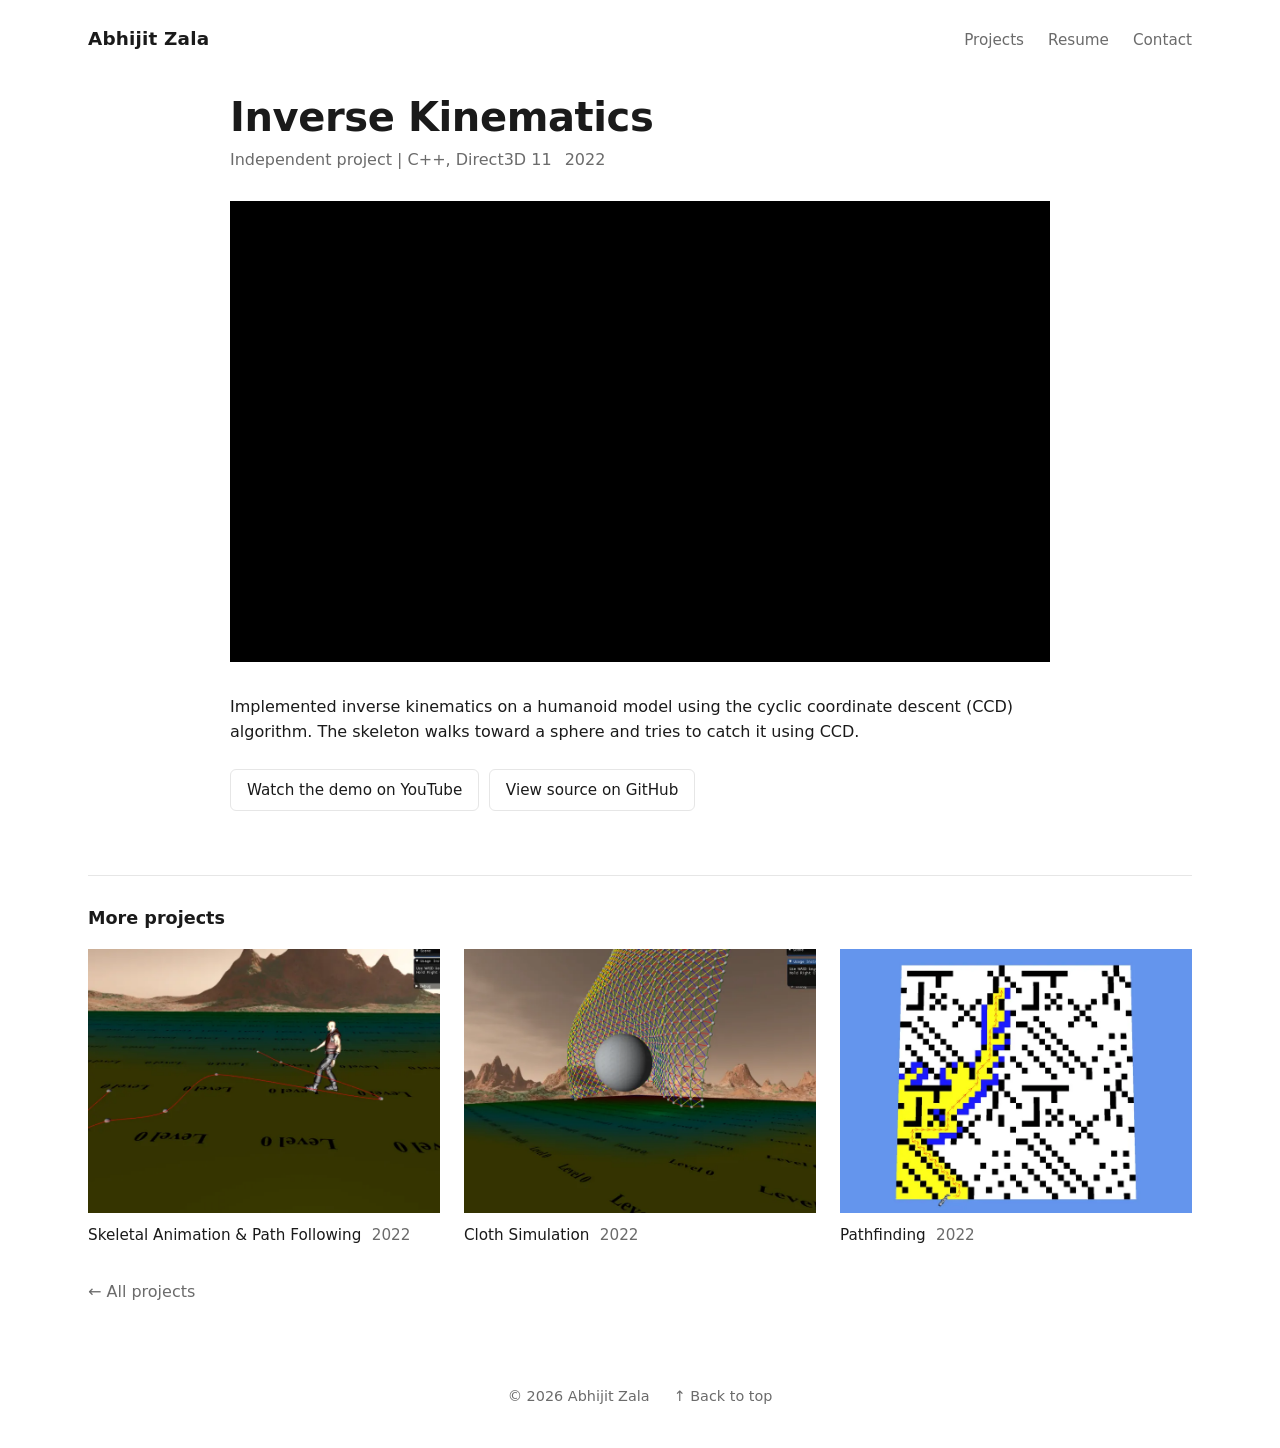
<file: inverse-kinematics.html>
<!DOCTYPE html>
<html lang="en">
<head>
  <meta charset="UTF-8">
  <meta name="viewport" content="width=device-width, initial-scale=1">
  <title>Inverse Kinematics | Abhijit Zala</title>
  <meta name="description" content="Inverse kinematics on a humanoid model using cyclic coordinate descent (CCD).">
  <link rel="canonical" href="https://abjitzala.github.io/inverse-kinematics.html">
  <link rel="icon" href="favicon.svg" type="image/svg+xml">
  <meta property="og:type" content="website">
  <meta property="og:site_name" content="Abhijit Zala">
  <meta property="og:title" content="Inverse Kinematics | Abhijit Zala">
  <meta property="og:description" content="Inverse kinematics on a humanoid model using cyclic coordinate descent (CCD).">
  <meta property="og:url" content="https://abjitzala.github.io/inverse-kinematics.html">
  <meta property="og:image" content="https://abjitzala.github.io/img/og.jpg">
  <meta property="og:image:width" content="1200">
  <meta property="og:image:height" content="630">
  <meta name="twitter:card" content="summary_large_image">
  <link rel="stylesheet" href="style.css">
</head>
<body class="">
  <header class="site-header">
    <a class="site-name" href="index.html">Abhijit Zala</a>
    <nav aria-label="Main">
      <a href="index.html#projects">Projects</a>
      <a href="Abhijit_Zala_Resume.pdf">Resume</a>
      <a href="mailto:abhijeetzala81@gmail.com">Contact</a>
    </nav>
  </header>
  <main id="top" class="project-page">
    <article>
      <h1>Inverse Kinematics</h1>
      <p class="tech">Independent project | C++, Direct3D 11 <span class="year">2022</span></p>
      <div class="hero-video"><figure class="embed"><iframe src="https://www.youtube-nocookie.com/embed/Kxlj12KLD2s" title="Inverse Kinematics video" loading="lazy" allow="fullscreen; picture-in-picture" allowfullscreen></iframe></figure></div>
      <div class="text">
        <p>Implemented inverse kinematics on a humanoid model using the cyclic coordinate descent (CCD) algorithm. The skeleton walks toward a sphere and tries to catch it using CCD.</p>
      </div>
      <p class="links"><a class="btn" href="https://www.youtube.com/watch?v=Kxlj12KLD2s">Watch the demo on YouTube</a> <a class="btn" href="https://github.com/abjitzala/CS560/tree/project-3">View source on GitHub</a></p>
    </article>
    <section class="more" aria-labelledby="more-title">
      <h2 id="more-title">More projects</h2>
      <div class="grid">
      <a class="card" href="skeleton-animation-path-following.html">
        <span class="thumb"><img src="img/thumbs/skeleton-animation-path-following.webp" alt="" width="800" height="600" loading="lazy" decoding="async"></span>
        <span class="card-text">
          <span class="caption">Skeletal Animation &amp; Path Following <span class="year">2022</span></span>
        </span>
      </a>
      <a class="card" href="cloth-simulation.html">
        <span class="thumb"><img src="img/thumbs/cloth-simulation.webp" alt="" width="800" height="600" loading="lazy" decoding="async"></span>
        <span class="card-text">
          <span class="caption">Cloth Simulation <span class="year">2022</span></span>
        </span>
      </a>
      <a class="card" href="pathfinding.html">
        <span class="thumb"><img src="img/thumbs/pathfinding.webp" alt="" width="800" height="600" loading="lazy" decoding="async"></span>
        <span class="card-text">
          <span class="caption">Pathfinding <span class="year">2022</span></span>
        </span>
      </a>
      </div>
      <p class="back"><a href="index.html#projects">&larr; All projects</a></p>
    </section>
  </main>
  <footer class="site-footer">
    <span>&copy; 2026 Abhijit Zala</span>
    <a href="#top">&uarr; Back to top</a>
  </footer>
</body>
</html>
</file>
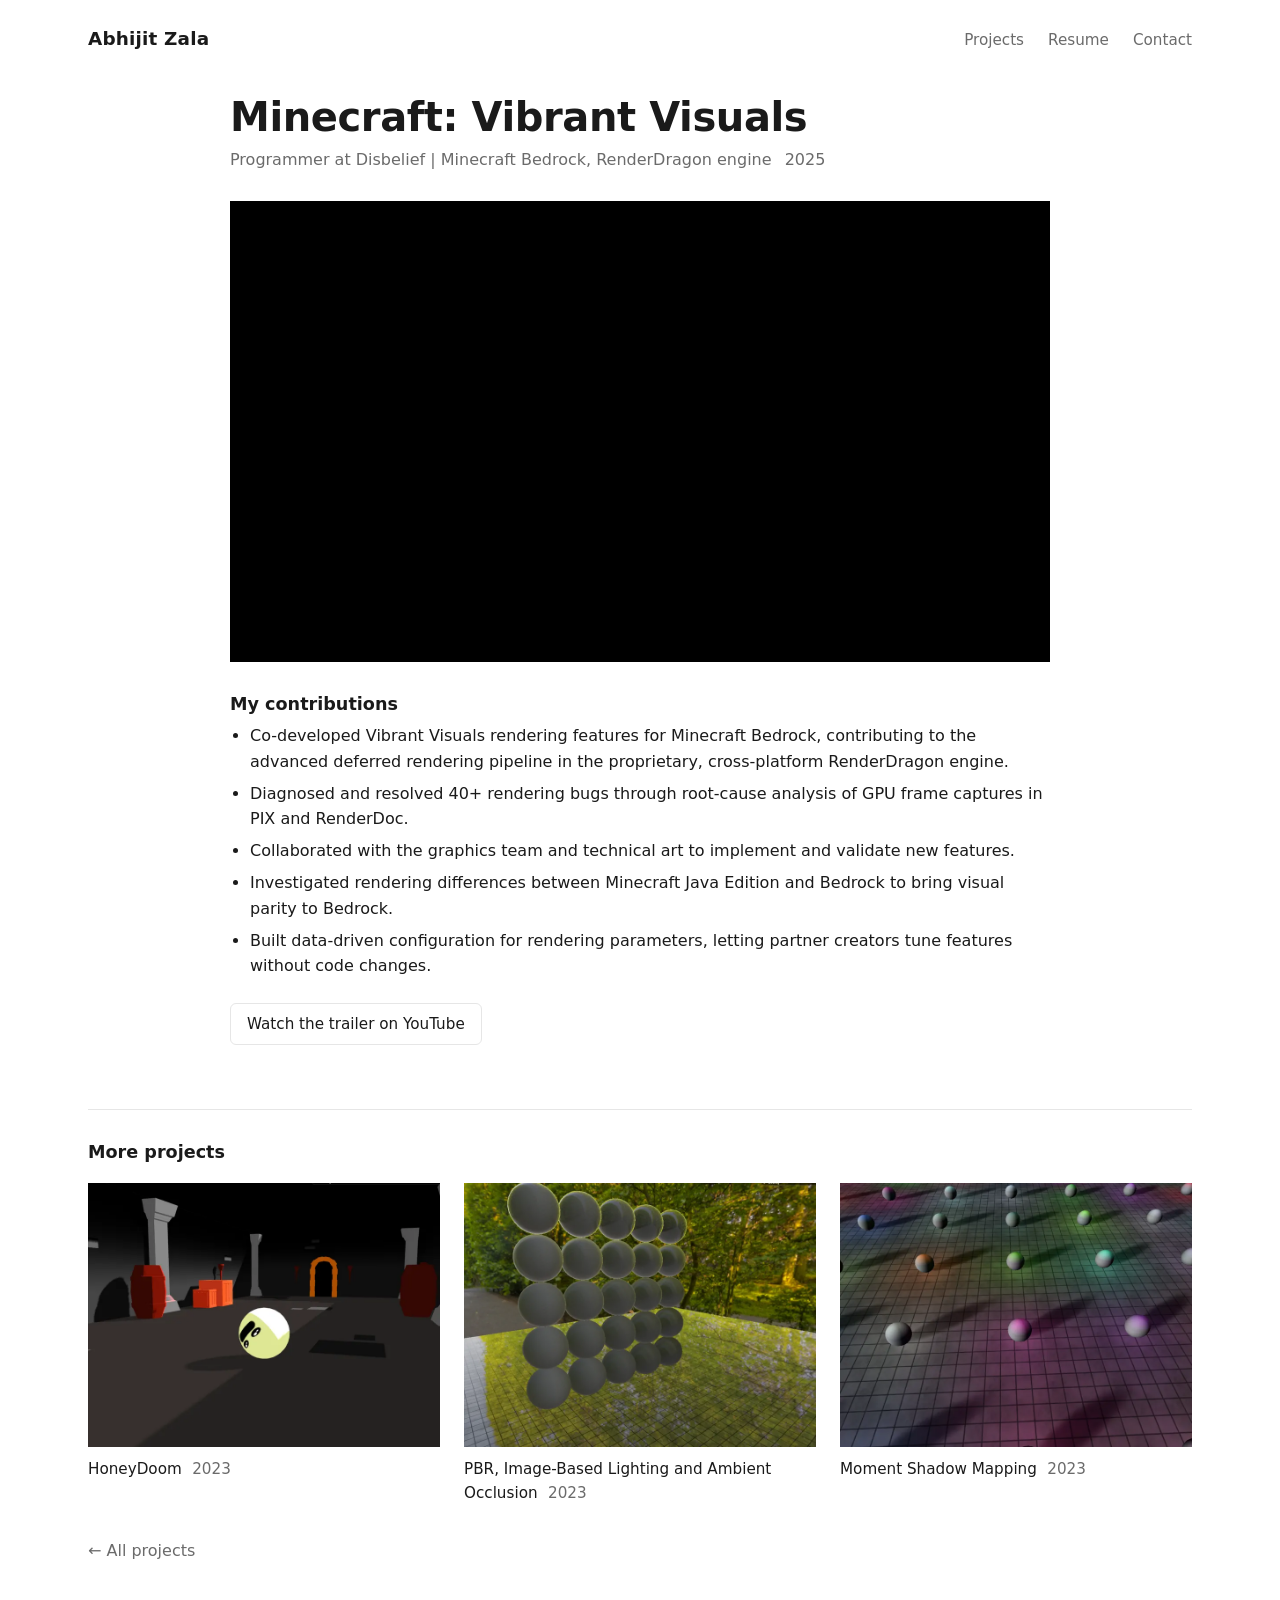
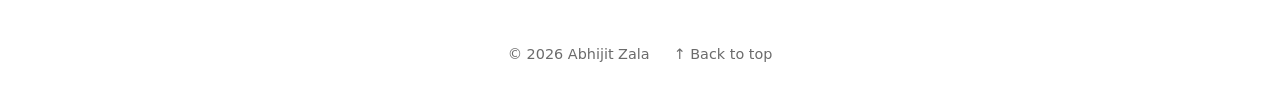
<file: minecraft-vibrant-visuals.html>
<!DOCTYPE html>
<html lang="en">
<head>
  <meta charset="UTF-8">
  <meta name="viewport" content="width=device-width, initial-scale=1">
  <title>Minecraft: Vibrant Visuals | Abhijit Zala</title>
  <meta name="description" content="Minecraft Bedrock&#x27;s Vibrant Visuals graphical update.">
  <link rel="canonical" href="https://abjitzala.github.io/minecraft-vibrant-visuals.html">
  <link rel="icon" href="favicon.svg" type="image/svg+xml">
  <meta property="og:type" content="website">
  <meta property="og:site_name" content="Abhijit Zala">
  <meta property="og:title" content="Minecraft: Vibrant Visuals | Abhijit Zala">
  <meta property="og:description" content="Minecraft Bedrock&#x27;s Vibrant Visuals graphical update.">
  <meta property="og:url" content="https://abjitzala.github.io/minecraft-vibrant-visuals.html">
  <meta property="og:image" content="https://abjitzala.github.io/img/og.jpg">
  <meta property="og:image:width" content="1200">
  <meta property="og:image:height" content="630">
  <meta name="twitter:card" content="summary_large_image">
  <link rel="stylesheet" href="style.css">
</head>
<body class="">
  <header class="site-header">
    <a class="site-name" href="index.html">Abhijit Zala</a>
    <nav aria-label="Main">
      <a href="index.html#projects">Projects</a>
      <a href="Abhijit_Zala_Resume.pdf">Resume</a>
      <a href="mailto:abhijeetzala81@gmail.com">Contact</a>
    </nav>
  </header>
  <main id="top" class="project-page">
    <article>
      <h1>Minecraft: Vibrant Visuals</h1>
      <p class="tech">Programmer at Disbelief | Minecraft Bedrock, RenderDragon engine <span class="year">2025</span></p>
      <div class="hero-video"><figure class="embed"><iframe src="https://www.youtube-nocookie.com/embed/5zcZJcXRdw0" title="Minecraft: Vibrant Visuals video" loading="lazy" allow="fullscreen; picture-in-picture" allowfullscreen></iframe></figure></div>
      <div class="text">
        <h2>My contributions</h2>
        <ul>
          <li>Co-developed Vibrant Visuals rendering features for Minecraft Bedrock, contributing to the advanced deferred rendering pipeline in the proprietary, cross-platform RenderDragon engine.</li>
          <li>Diagnosed and resolved 40+ rendering bugs through root-cause analysis of GPU frame captures in PIX and RenderDoc.</li>
          <li>Collaborated with the graphics team and technical art to implement and validate new features.</li>
          <li>Investigated rendering differences between Minecraft Java Edition and Bedrock to bring visual parity to Bedrock.</li>
          <li>Built data-driven configuration for rendering parameters, letting partner creators tune features without code changes.</li>
        </ul>
      </div>
      <p class="links"><a class="btn" href="https://www.youtube.com/watch?v=5zcZJcXRdw0">Watch the trailer on YouTube</a></p>
    </article>
    <section class="more" aria-labelledby="more-title">
      <h2 id="more-title">More projects</h2>
      <div class="grid">
      <a class="card" href="honeydoom.html">
        <span class="thumb"><img src="img/thumbs/honeydoom.webp" alt="" width="800" height="600" loading="lazy" decoding="async"></span>
        <span class="card-text">
          <span class="caption">HoneyDoom <span class="year">2023</span></span>
        </span>
      </a>
      <a class="card" href="pbr-ibl-ambient-occlusion.html">
        <span class="thumb"><img src="img/thumbs/pbr-ibl-ambient-occlusion.webp" alt="" width="800" height="600" loading="lazy" decoding="async"></span>
        <span class="card-text">
          <span class="caption">PBR, Image-Based Lighting and Ambient Occlusion <span class="year">2023</span></span>
        </span>
      </a>
      <a class="card" href="moment-shadow-mapping.html">
        <span class="thumb"><img src="img/thumbs/moment-shadow-mapping.webp" alt="" width="800" height="600" loading="lazy" decoding="async"></span>
        <span class="card-text">
          <span class="caption">Moment Shadow Mapping <span class="year">2023</span></span>
        </span>
      </a>
      </div>
      <p class="back"><a href="index.html#projects">&larr; All projects</a></p>
    </section>
  </main>
  <footer class="site-footer">
    <span>&copy; 2026 Abhijit Zala</span>
    <a href="#top">&uarr; Back to top</a>
  </footer>
</body>
</html>
</file>
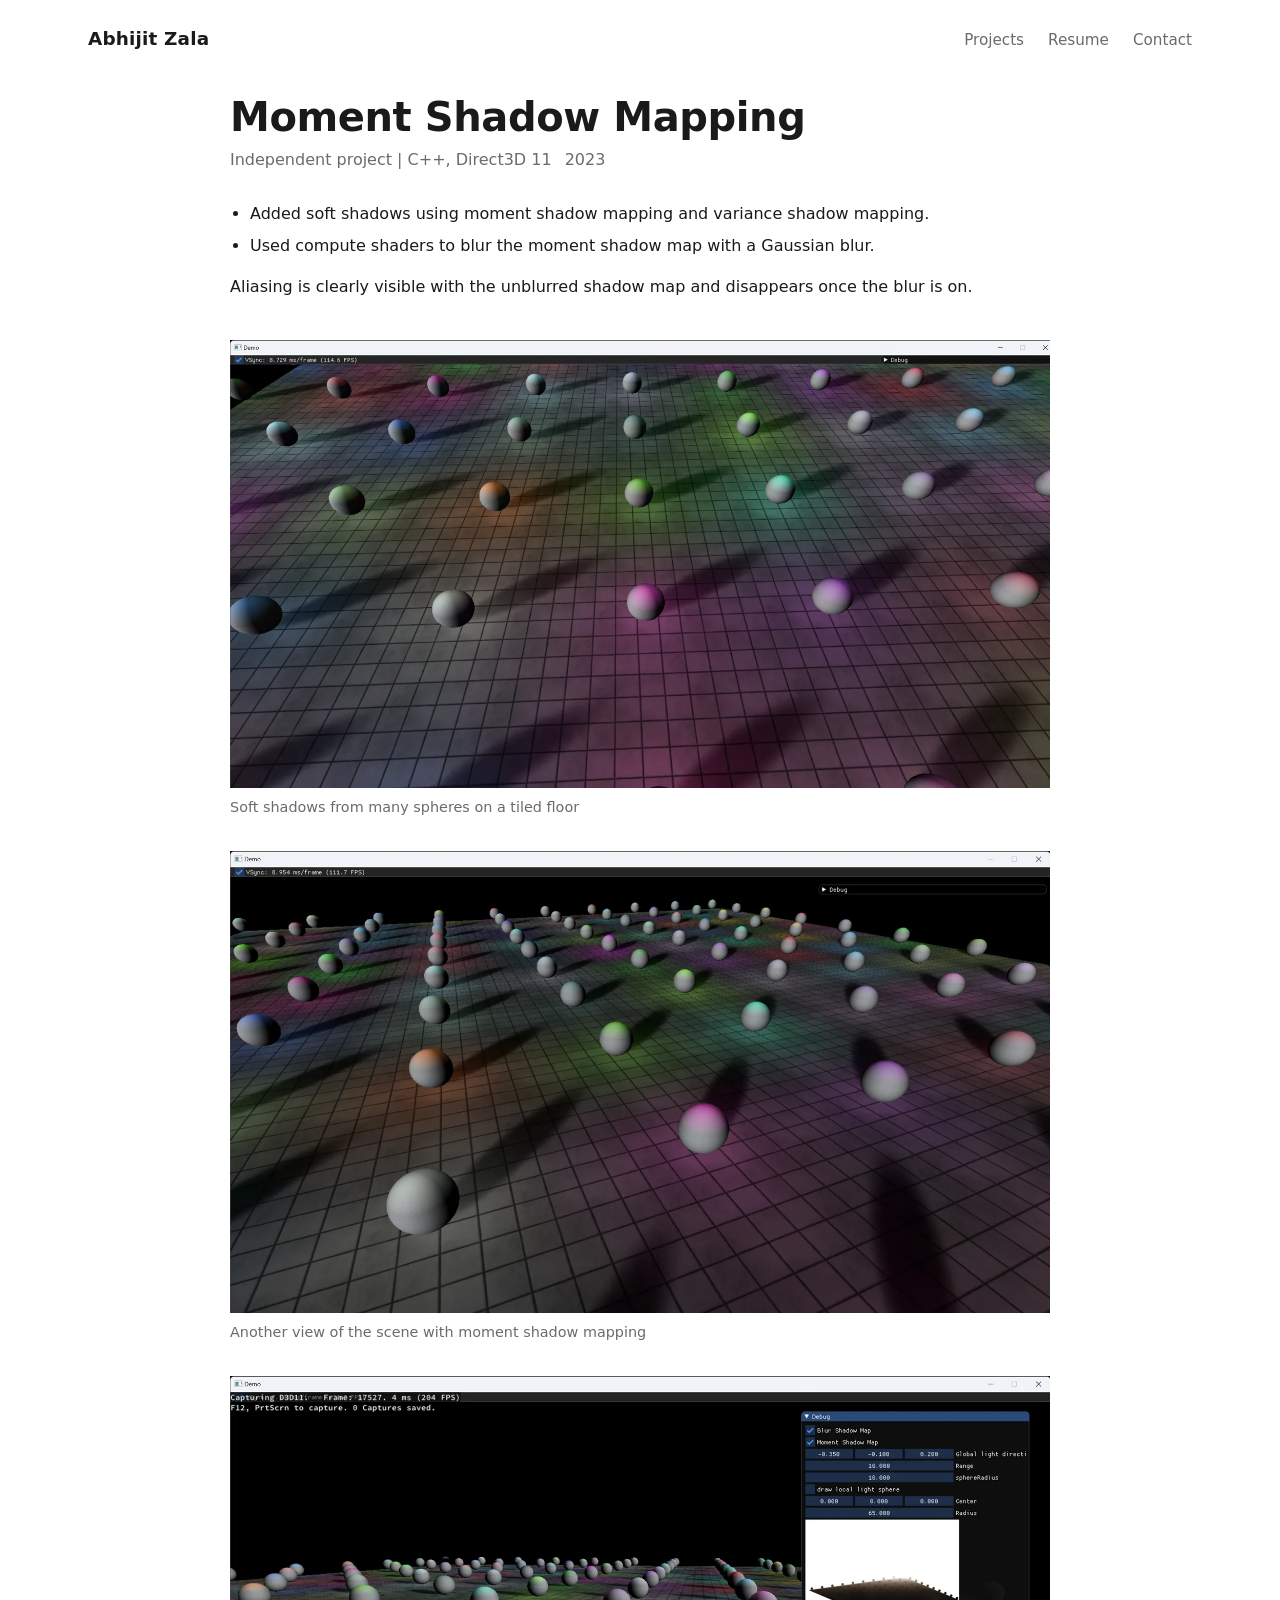
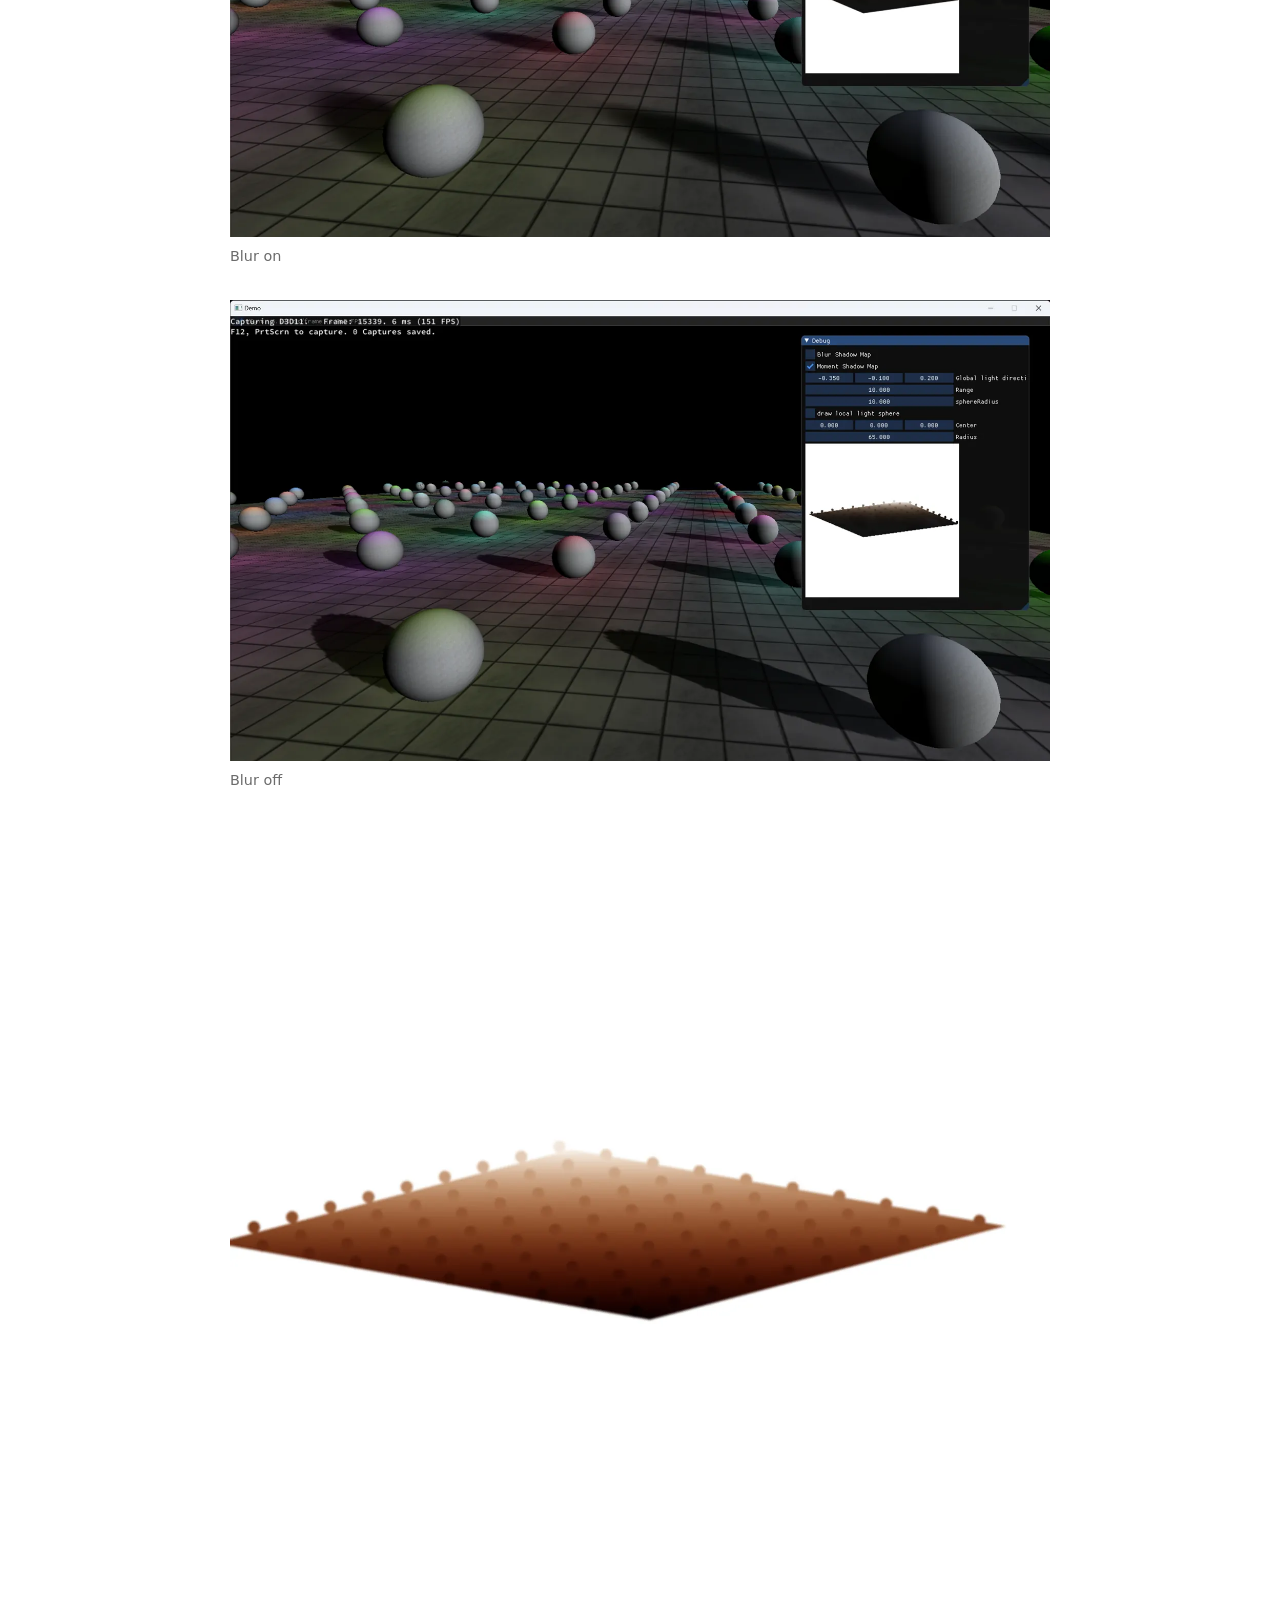
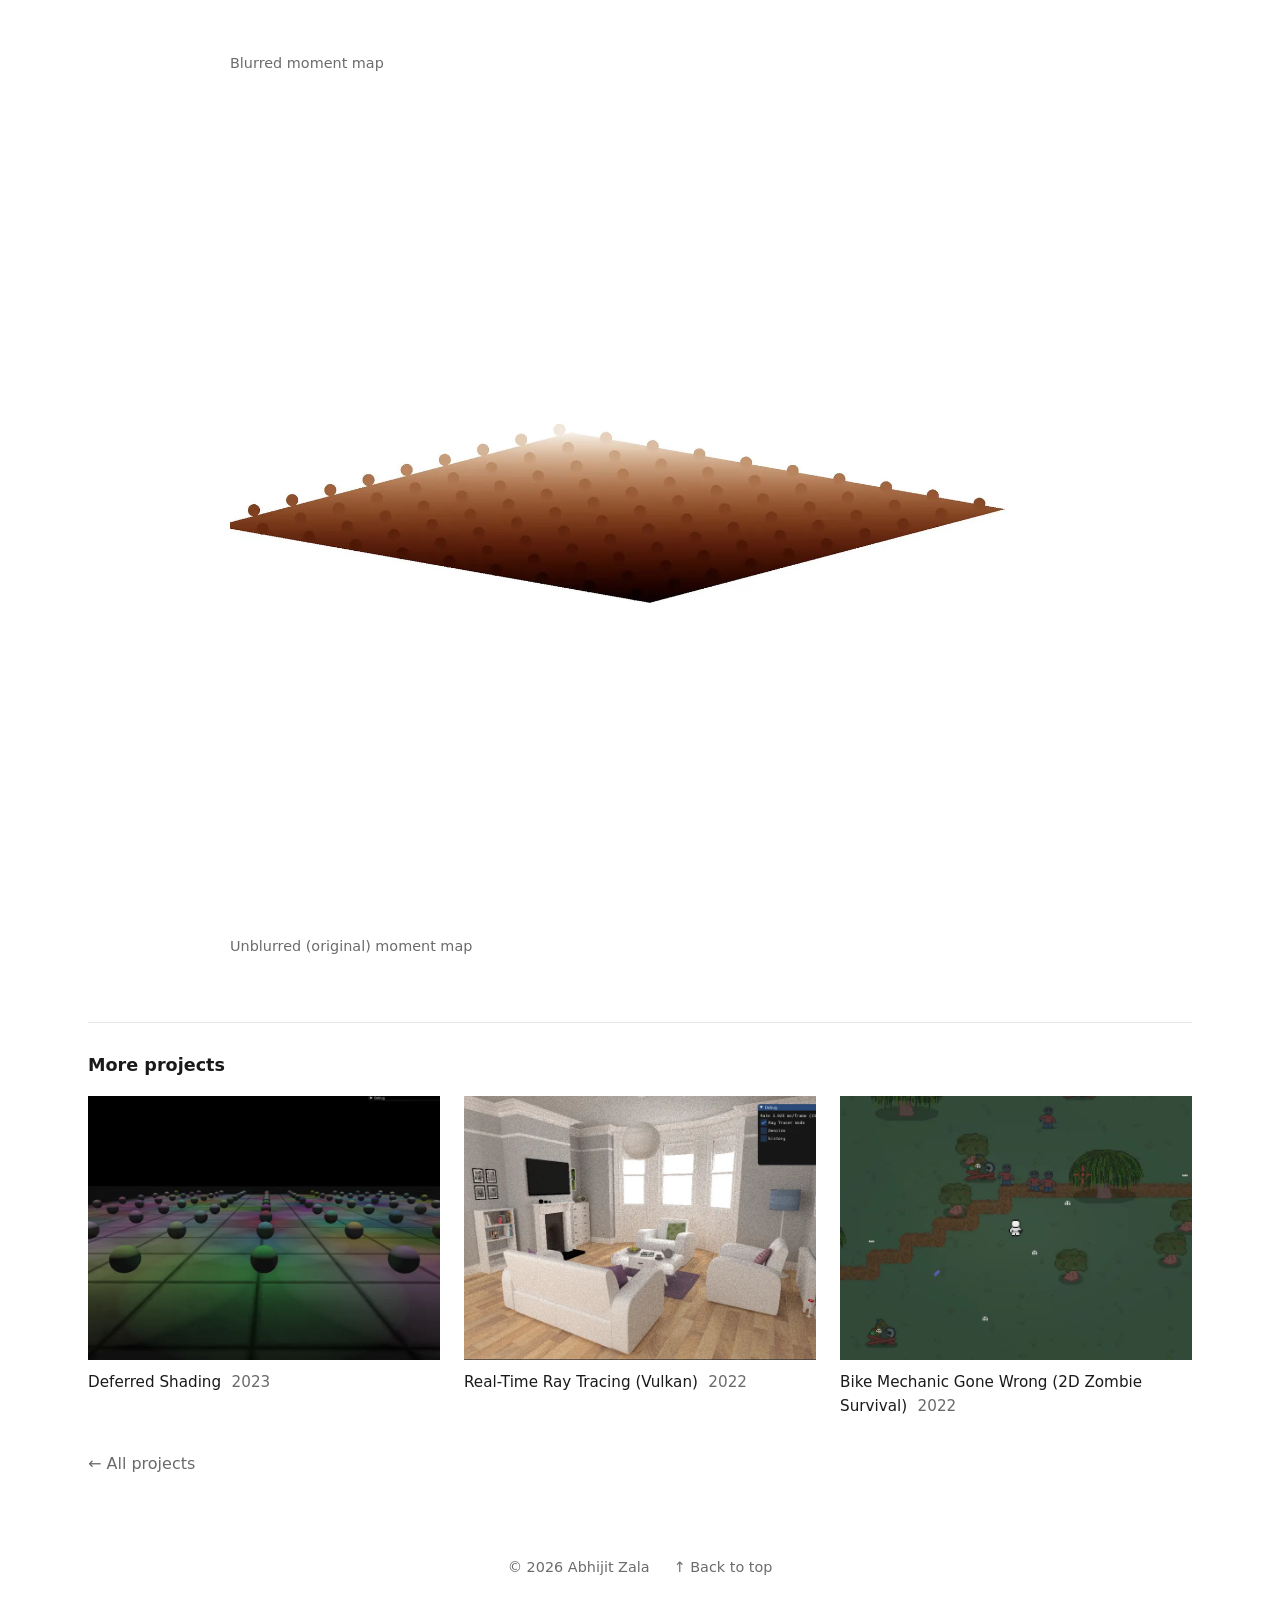
<file: moment-shadow-mapping.html>
<!DOCTYPE html>
<html lang="en">
<head>
  <meta charset="UTF-8">
  <meta name="viewport" content="width=device-width, initial-scale=1">
  <title>Moment Shadow Mapping | Abhijit Zala</title>
  <meta name="description" content="Soft shadows with moment shadow mapping and a compute-shader Gaussian blur.">
  <link rel="canonical" href="https://abjitzala.github.io/moment-shadow-mapping.html">
  <link rel="icon" href="favicon.svg" type="image/svg+xml">
  <meta property="og:type" content="website">
  <meta property="og:site_name" content="Abhijit Zala">
  <meta property="og:title" content="Moment Shadow Mapping | Abhijit Zala">
  <meta property="og:description" content="Soft shadows with moment shadow mapping and a compute-shader Gaussian blur.">
  <meta property="og:url" content="https://abjitzala.github.io/moment-shadow-mapping.html">
  <meta property="og:image" content="https://abjitzala.github.io/img/og.jpg">
  <meta property="og:image:width" content="1200">
  <meta property="og:image:height" content="630">
  <meta name="twitter:card" content="summary_large_image">
  <link rel="stylesheet" href="style.css">
</head>
<body class="">
  <header class="site-header">
    <a class="site-name" href="index.html">Abhijit Zala</a>
    <nav aria-label="Main">
      <a href="index.html#projects">Projects</a>
      <a href="Abhijit_Zala_Resume.pdf">Resume</a>
      <a href="mailto:abhijeetzala81@gmail.com">Contact</a>
    </nav>
  </header>
  <main id="top" class="project-page">
    <article>
      <h1>Moment Shadow Mapping</h1>
      <p class="tech">Independent project | C++, Direct3D 11 <span class="year">2023</span></p>
      <div class="text">
        <ul>
          <li>Added soft shadows using moment shadow mapping and variance shadow mapping.</li>
          <li>Used compute shaders to blur the moment shadow map with a Gaussian blur.</li>
        </ul>
        <p>Aliasing is clearly visible with the unblurred shadow map and disappears once the blur is on.</p>
      </div>
      <div class="gallery">
        <figure><img src="img/moment-shadow-mapping/01.webp" alt="Soft shadows from many spheres on a tiled floor" width="1600" height="875" loading="lazy" decoding="async"><figcaption>Soft shadows from many spheres on a tiled floor</figcaption></figure>
        <figure><img src="img/moment-shadow-mapping/02.webp" alt="Another view of the scene with moment shadow mapping" width="1600" height="900" loading="lazy" decoding="async"><figcaption>Another view of the scene with moment shadow mapping</figcaption></figure>
        <figure><img src="img/moment-shadow-mapping/03.webp" alt="Shadows with the moment shadow map blur turned on" width="1600" height="900" loading="lazy" decoding="async"><figcaption>Blur on</figcaption></figure>
        <figure><img src="img/moment-shadow-mapping/04.webp" alt="Shadows with the moment shadow map blur turned off, showing aliasing" width="1600" height="900" loading="lazy" decoding="async"><figcaption>Blur off</figcaption></figure>
        <figure><img src="img/moment-shadow-mapping/05.webp" alt="Blurred moment map" width="1600" height="1600" loading="lazy" decoding="async"><figcaption>Blurred moment map</figcaption></figure>
        <figure><img src="img/moment-shadow-mapping/06.webp" alt="Unblurred (original) moment map" width="1600" height="1600" loading="lazy" decoding="async"><figcaption>Unblurred (original) moment map</figcaption></figure>
      </div>
    </article>
    <section class="more" aria-labelledby="more-title">
      <h2 id="more-title">More projects</h2>
      <div class="grid">
      <a class="card" href="deferred-shading.html">
        <span class="thumb"><img src="img/thumbs/deferred-shading.webp" alt="" width="800" height="600" loading="lazy" decoding="async"></span>
        <span class="card-text">
          <span class="caption">Deferred Shading <span class="year">2023</span></span>
        </span>
      </a>
      <a class="card" href="real-time-ray-tracing-vulkan.html">
        <span class="thumb"><img src="img/thumbs/real-time-ray-tracing-vulkan.webp" alt="" width="800" height="600" loading="lazy" decoding="async"></span>
        <span class="card-text">
          <span class="caption">Real-Time Ray Tracing (Vulkan) <span class="year">2022</span></span>
        </span>
      </a>
      <a class="card" href="bmgwcisiazif-2d-zombie-shooter.html">
        <span class="thumb"><img src="img/thumbs/bmgwcisiazif-2d-zombie-shooter.webp" alt="" width="800" height="600" loading="lazy" decoding="async"></span>
        <span class="card-text">
          <span class="caption">Bike Mechanic Gone Wrong (2D Zombie Survival) <span class="year">2022</span></span>
        </span>
      </a>
      </div>
      <p class="back"><a href="index.html#projects">&larr; All projects</a></p>
    </section>
  </main>
  <footer class="site-footer">
    <span>&copy; 2026 Abhijit Zala</span>
    <a href="#top">&uarr; Back to top</a>
  </footer>
</body>
</html>
</file>
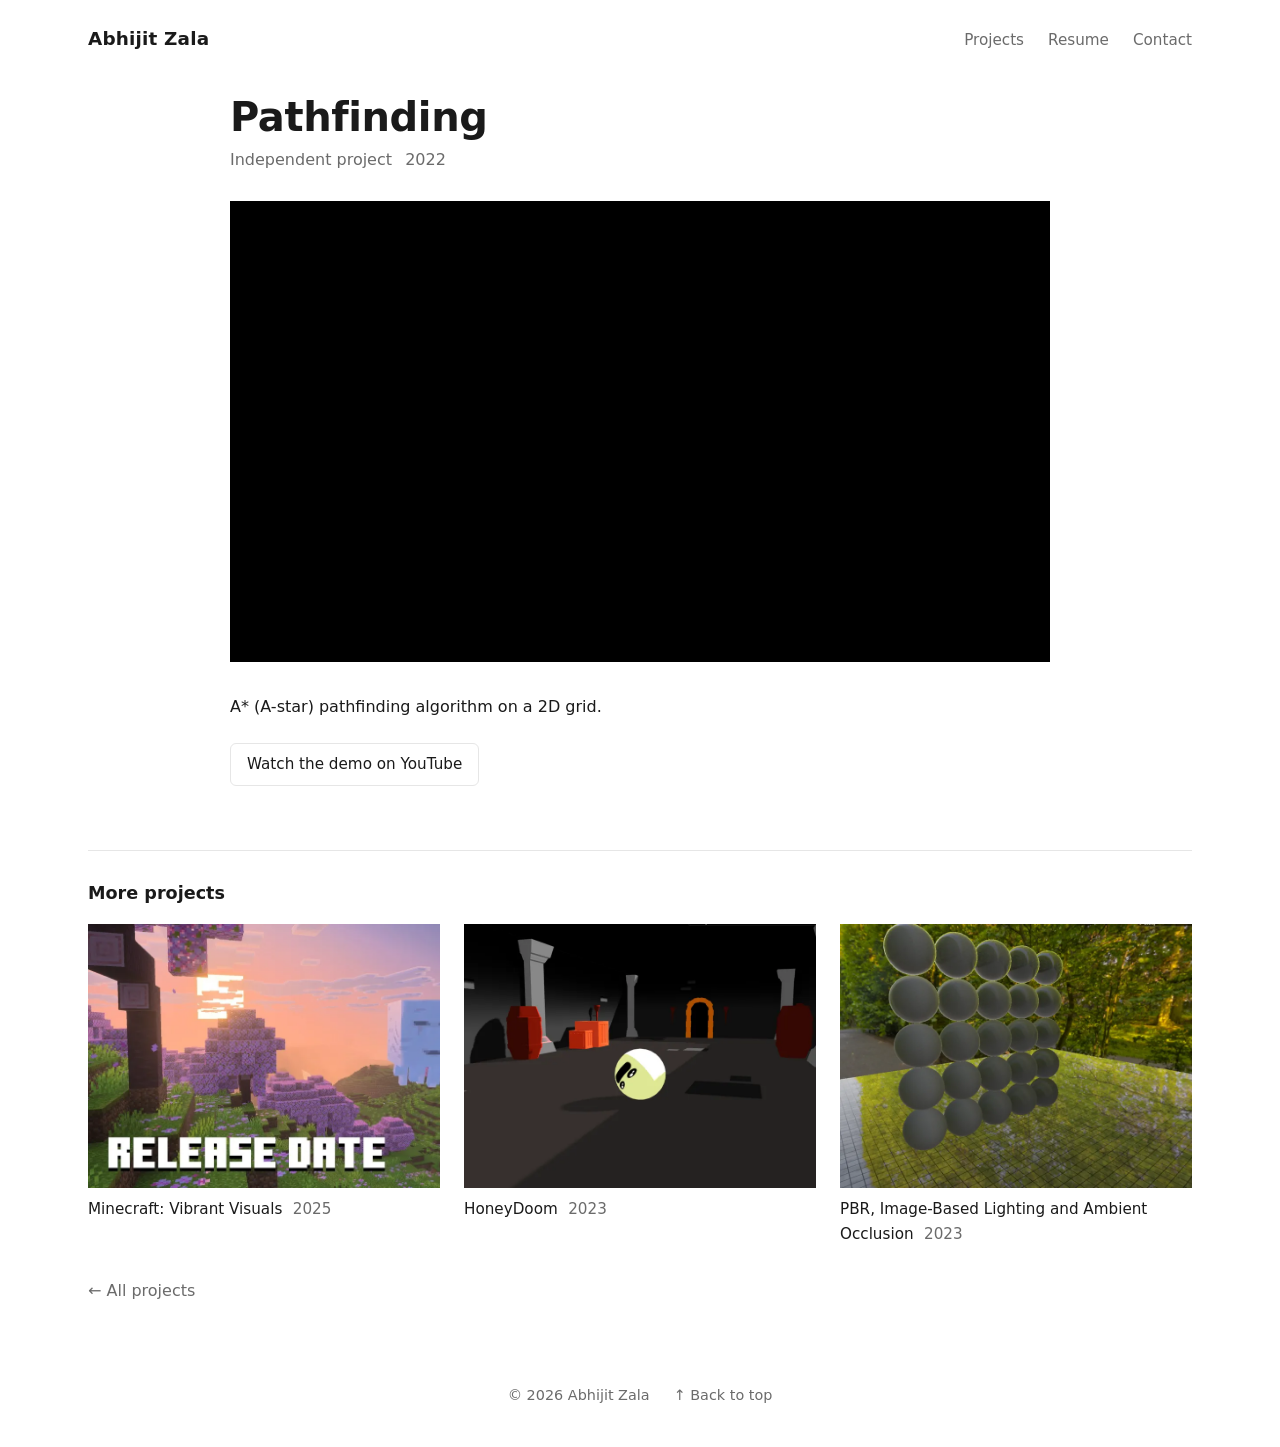
<file: pathfinding.html>
<!DOCTYPE html>
<html lang="en">
<head>
  <meta charset="UTF-8">
  <meta name="viewport" content="width=device-width, initial-scale=1">
  <title>Pathfinding | Abhijit Zala</title>
  <meta name="description" content="A* pathfinding on a 2D grid.">
  <link rel="canonical" href="https://abjitzala.github.io/pathfinding.html">
  <link rel="icon" href="favicon.svg" type="image/svg+xml">
  <meta property="og:type" content="website">
  <meta property="og:site_name" content="Abhijit Zala">
  <meta property="og:title" content="Pathfinding | Abhijit Zala">
  <meta property="og:description" content="A* pathfinding on a 2D grid.">
  <meta property="og:url" content="https://abjitzala.github.io/pathfinding.html">
  <meta property="og:image" content="https://abjitzala.github.io/img/og.jpg">
  <meta property="og:image:width" content="1200">
  <meta property="og:image:height" content="630">
  <meta name="twitter:card" content="summary_large_image">
  <link rel="stylesheet" href="style.css">
</head>
<body class="">
  <header class="site-header">
    <a class="site-name" href="index.html">Abhijit Zala</a>
    <nav aria-label="Main">
      <a href="index.html#projects">Projects</a>
      <a href="Abhijit_Zala_Resume.pdf">Resume</a>
      <a href="mailto:abhijeetzala81@gmail.com">Contact</a>
    </nav>
  </header>
  <main id="top" class="project-page">
    <article>
      <h1>Pathfinding</h1>
      <p class="tech">Independent project <span class="year">2022</span></p>
      <div class="hero-video"><figure class="embed"><iframe src="https://www.youtube-nocookie.com/embed/k3aGdAXFIjE" title="Pathfinding video" loading="lazy" allow="fullscreen; picture-in-picture" allowfullscreen></iframe></figure></div>
      <div class="text">
        <p>A* (A-star) pathfinding algorithm on a 2D grid.</p>
      </div>
      <p class="links"><a class="btn" href="https://www.youtube.com/watch?v=k3aGdAXFIjE">Watch the demo on YouTube</a></p>
    </article>
    <section class="more" aria-labelledby="more-title">
      <h2 id="more-title">More projects</h2>
      <div class="grid">
      <a class="card" href="minecraft-vibrant-visuals.html">
        <span class="thumb"><img src="img/thumbs/minecraft-vibrant-visuals.webp" alt="" width="960" height="540" style="object-position: left center" loading="lazy" decoding="async"></span>
        <span class="card-text">
          <span class="caption">Minecraft: Vibrant Visuals <span class="year">2025</span></span>
        </span>
      </a>
      <a class="card" href="honeydoom.html">
        <span class="thumb"><img src="img/thumbs/honeydoom.webp" alt="" width="800" height="600" loading="lazy" decoding="async"></span>
        <span class="card-text">
          <span class="caption">HoneyDoom <span class="year">2023</span></span>
        </span>
      </a>
      <a class="card" href="pbr-ibl-ambient-occlusion.html">
        <span class="thumb"><img src="img/thumbs/pbr-ibl-ambient-occlusion.webp" alt="" width="800" height="600" loading="lazy" decoding="async"></span>
        <span class="card-text">
          <span class="caption">PBR, Image-Based Lighting and Ambient Occlusion <span class="year">2023</span></span>
        </span>
      </a>
      </div>
      <p class="back"><a href="index.html#projects">&larr; All projects</a></p>
    </section>
  </main>
  <footer class="site-footer">
    <span>&copy; 2026 Abhijit Zala</span>
    <a href="#top">&uarr; Back to top</a>
  </footer>
</body>
</html>
</file>
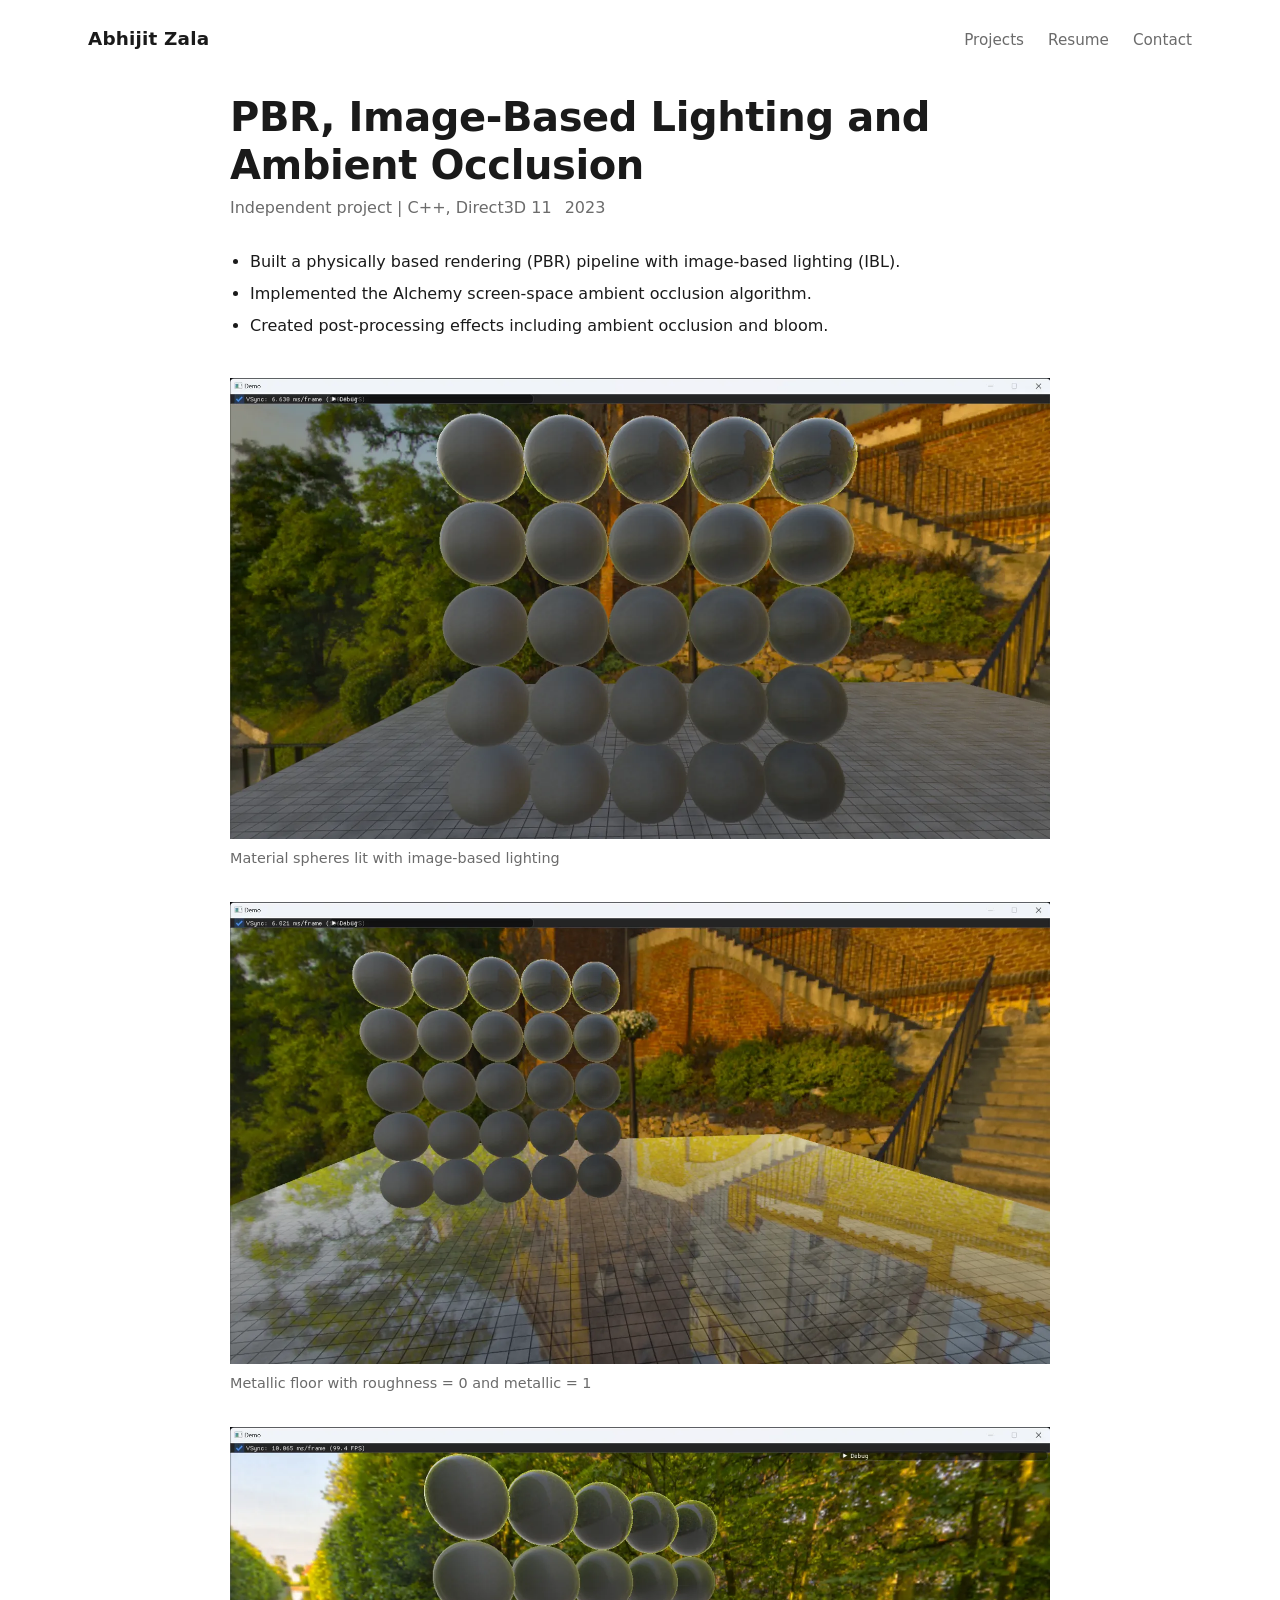
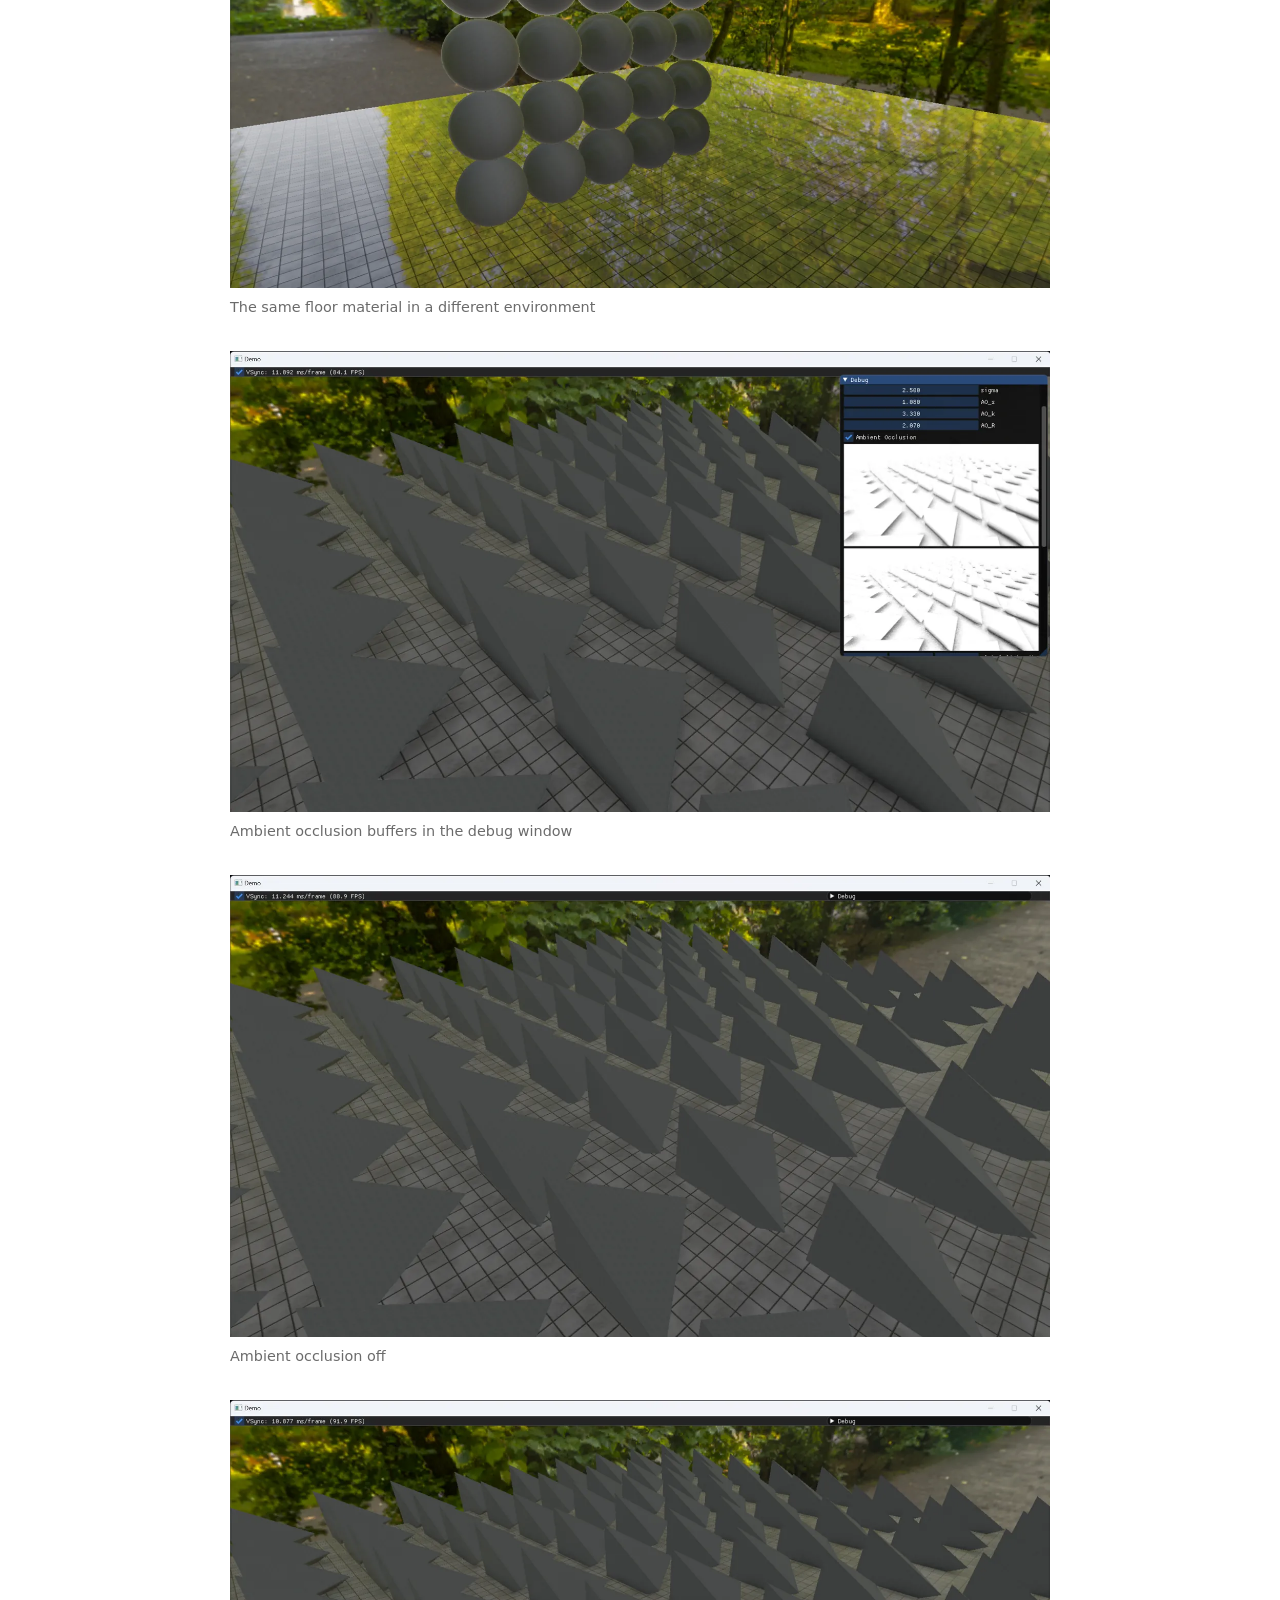
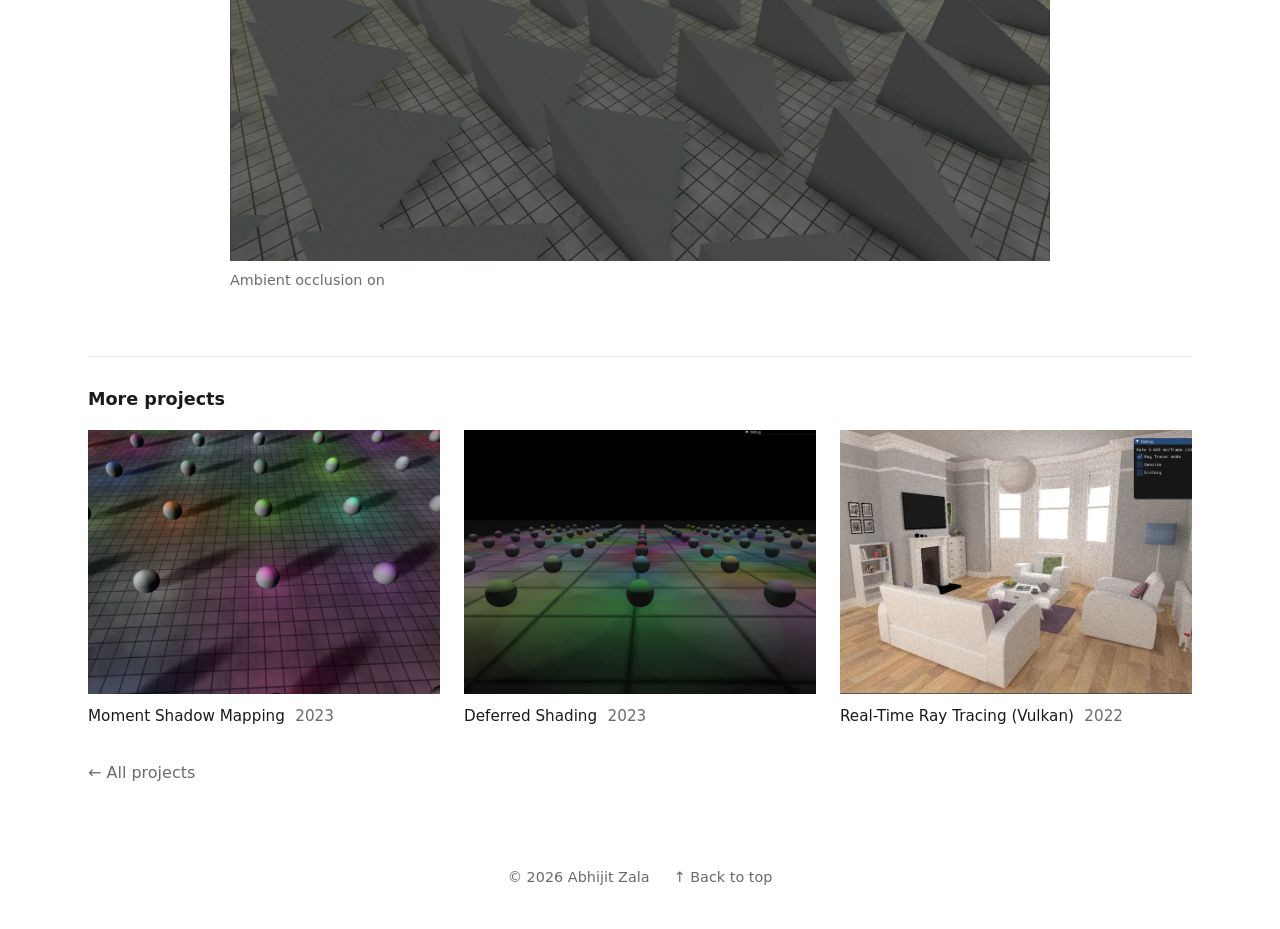
<file: pbr-ibl-ambient-occlusion.html>
<!DOCTYPE html>
<html lang="en">
<head>
  <meta charset="UTF-8">
  <meta name="viewport" content="width=device-width, initial-scale=1">
  <title>PBR, Image-Based Lighting and Ambient Occlusion | Abhijit Zala</title>
  <meta name="description" content="A physically based rendering pipeline with image-based lighting and screen-space ambient occlusion.">
  <link rel="canonical" href="https://abjitzala.github.io/pbr-ibl-ambient-occlusion.html">
  <link rel="icon" href="favicon.svg" type="image/svg+xml">
  <meta property="og:type" content="website">
  <meta property="og:site_name" content="Abhijit Zala">
  <meta property="og:title" content="PBR, Image-Based Lighting and Ambient Occlusion | Abhijit Zala">
  <meta property="og:description" content="A physically based rendering pipeline with image-based lighting and screen-space ambient occlusion.">
  <meta property="og:url" content="https://abjitzala.github.io/pbr-ibl-ambient-occlusion.html">
  <meta property="og:image" content="https://abjitzala.github.io/img/og.jpg">
  <meta property="og:image:width" content="1200">
  <meta property="og:image:height" content="630">
  <meta name="twitter:card" content="summary_large_image">
  <link rel="stylesheet" href="style.css">
</head>
<body class="">
  <header class="site-header">
    <a class="site-name" href="index.html">Abhijit Zala</a>
    <nav aria-label="Main">
      <a href="index.html#projects">Projects</a>
      <a href="Abhijit_Zala_Resume.pdf">Resume</a>
      <a href="mailto:abhijeetzala81@gmail.com">Contact</a>
    </nav>
  </header>
  <main id="top" class="project-page">
    <article>
      <h1>PBR, Image-Based Lighting and Ambient Occlusion</h1>
      <p class="tech">Independent project | C++, Direct3D 11 <span class="year">2023</span></p>
      <div class="text">
        <ul>
          <li>Built a physically based rendering (PBR) pipeline with image-based lighting (IBL).</li>
          <li>Implemented the Alchemy screen-space ambient occlusion algorithm.</li>
          <li>Created post-processing effects including ambient occlusion and bloom.</li>
        </ul>
      </div>
      <div class="gallery">
        <figure><img src="img/pbr-ibl-ambient-occlusion/01.webp" alt="Material spheres lit with image-based lighting" width="1600" height="900" loading="lazy" decoding="async"><figcaption>Material spheres lit with image-based lighting</figcaption></figure>
        <figure><img src="img/pbr-ibl-ambient-occlusion/02.webp" alt="Metallic floor with roughness = 0 and metallic = 1" width="1600" height="900" loading="lazy" decoding="async"><figcaption>Metallic floor with roughness = 0 and metallic = 1</figcaption></figure>
        <figure><img src="img/pbr-ibl-ambient-occlusion/03.webp" alt="The same floor material in a different environment" width="1600" height="900" loading="lazy" decoding="async"><figcaption>The same floor material in a different environment</figcaption></figure>
        <figure><img src="img/pbr-ibl-ambient-occlusion/04.webp" alt="Field of pyramids with the ambient occlusion buffers shown in a debug window" width="1600" height="900" loading="lazy" decoding="async"><figcaption>Ambient occlusion buffers in the debug window</figcaption></figure>
        <figure><img src="img/pbr-ibl-ambient-occlusion/05.webp" alt="Field of pyramids rendered with ambient occlusion off" width="1600" height="900" loading="lazy" decoding="async"><figcaption>Ambient occlusion off</figcaption></figure>
        <figure><img src="img/pbr-ibl-ambient-occlusion/06.webp" alt="Field of pyramids rendered with ambient occlusion on, darkening the contact areas" width="1600" height="900" loading="lazy" decoding="async"><figcaption>Ambient occlusion on</figcaption></figure>
      </div>
    </article>
    <section class="more" aria-labelledby="more-title">
      <h2 id="more-title">More projects</h2>
      <div class="grid">
      <a class="card" href="moment-shadow-mapping.html">
        <span class="thumb"><img src="img/thumbs/moment-shadow-mapping.webp" alt="" width="800" height="600" loading="lazy" decoding="async"></span>
        <span class="card-text">
          <span class="caption">Moment Shadow Mapping <span class="year">2023</span></span>
        </span>
      </a>
      <a class="card" href="deferred-shading.html">
        <span class="thumb"><img src="img/thumbs/deferred-shading.webp" alt="" width="800" height="600" loading="lazy" decoding="async"></span>
        <span class="card-text">
          <span class="caption">Deferred Shading <span class="year">2023</span></span>
        </span>
      </a>
      <a class="card" href="real-time-ray-tracing-vulkan.html">
        <span class="thumb"><img src="img/thumbs/real-time-ray-tracing-vulkan.webp" alt="" width="800" height="600" loading="lazy" decoding="async"></span>
        <span class="card-text">
          <span class="caption">Real-Time Ray Tracing (Vulkan) <span class="year">2022</span></span>
        </span>
      </a>
      </div>
      <p class="back"><a href="index.html#projects">&larr; All projects</a></p>
    </section>
  </main>
  <footer class="site-footer">
    <span>&copy; 2026 Abhijit Zala</span>
    <a href="#top">&uarr; Back to top</a>
  </footer>
</body>
</html>
</file>
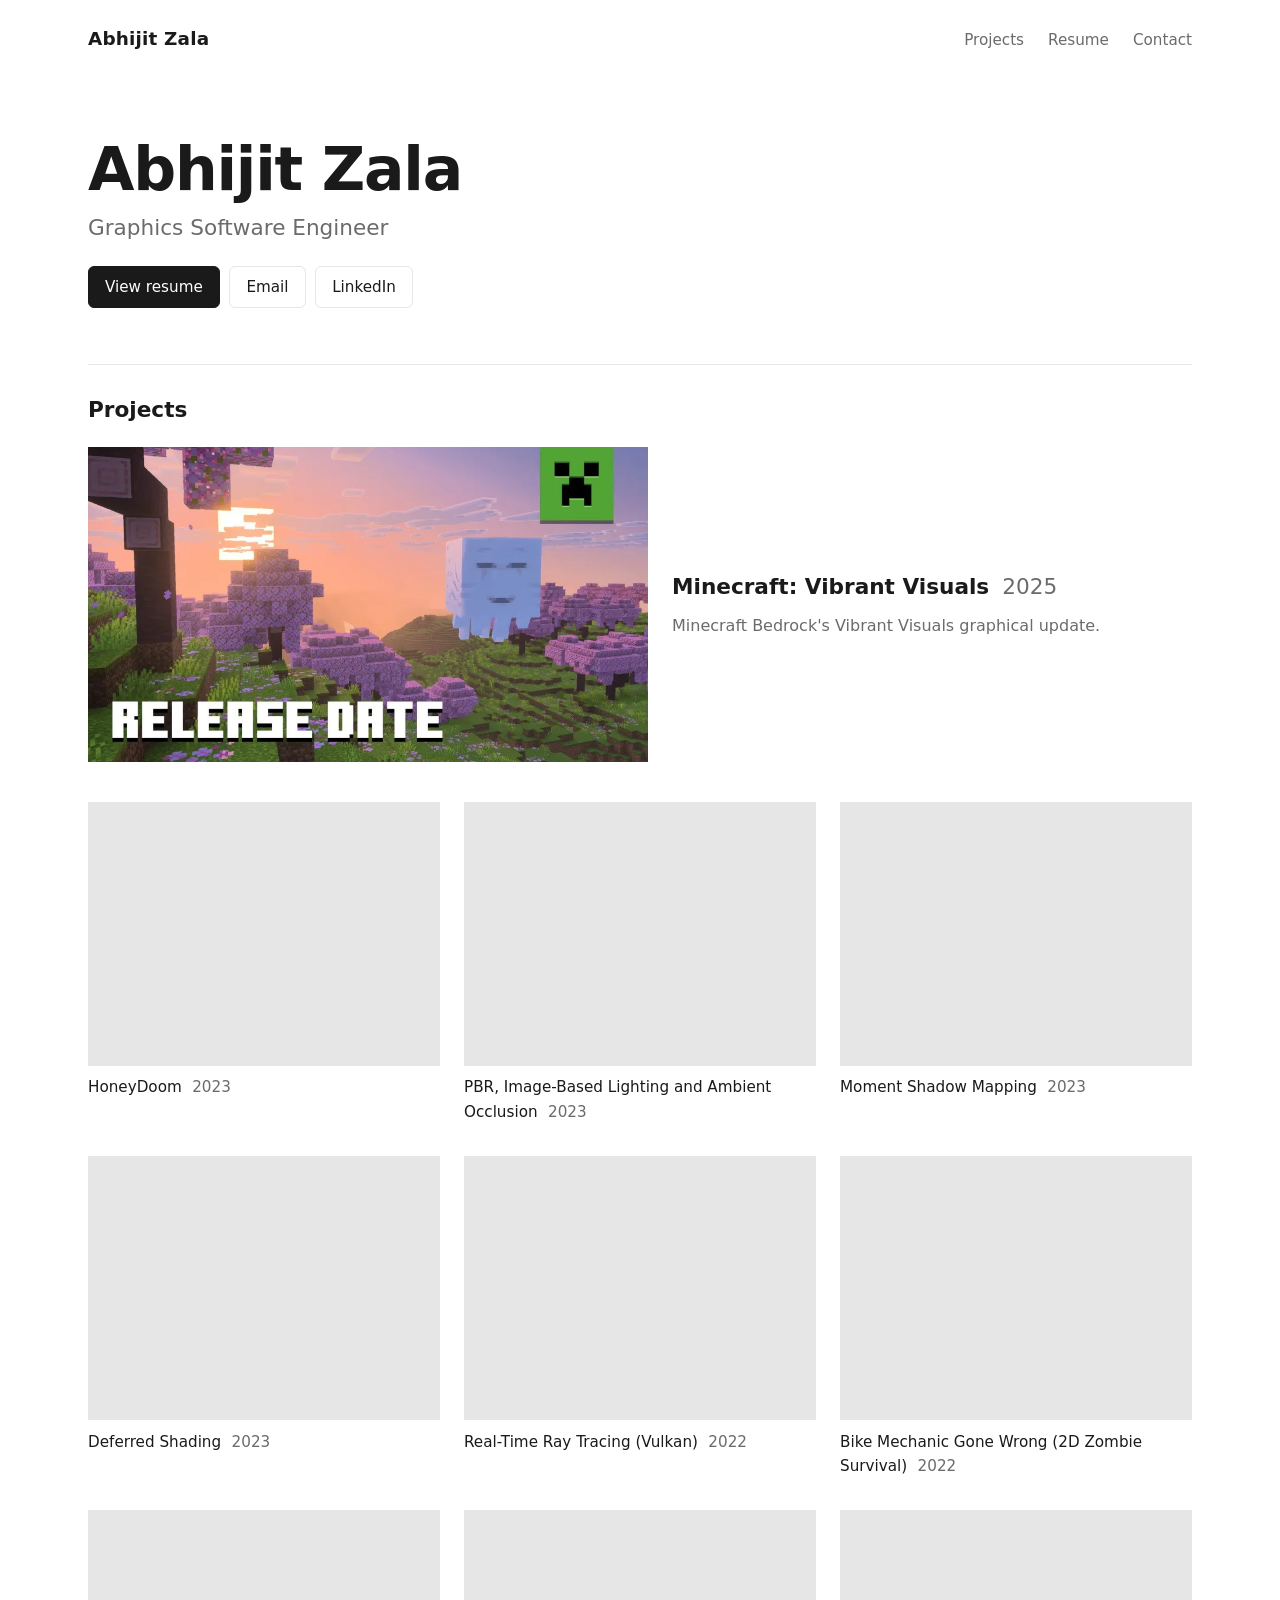
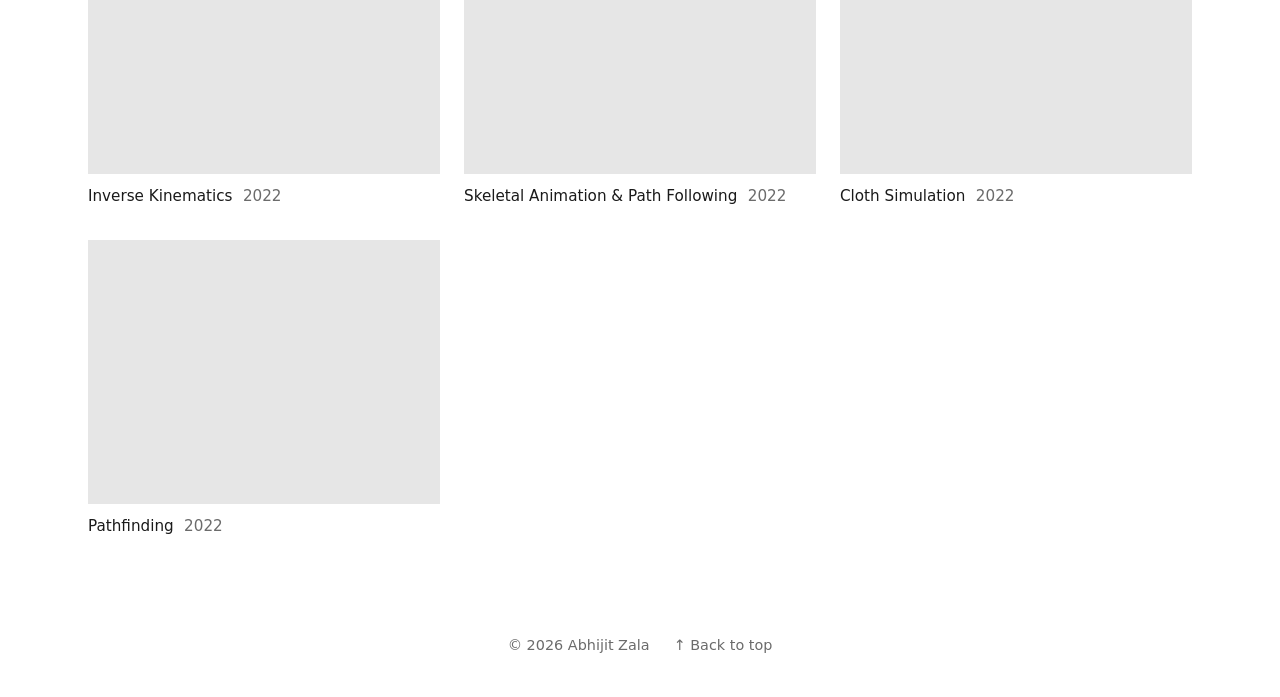
<file: projects.html>
<!DOCTYPE html>
<html lang="en">
<head>
  <meta charset="UTF-8">
  <title>Projects | Abhijit Zala</title>
  <meta http-equiv="refresh" content="0; url=index.html#projects">
  <link rel="canonical" href="https://abjitzala.github.io/#projects">
</head>
<body>
  <p>The project list has moved to the <a href="index.html#projects">home page</a>.</p>
</body>
</html>
</file>
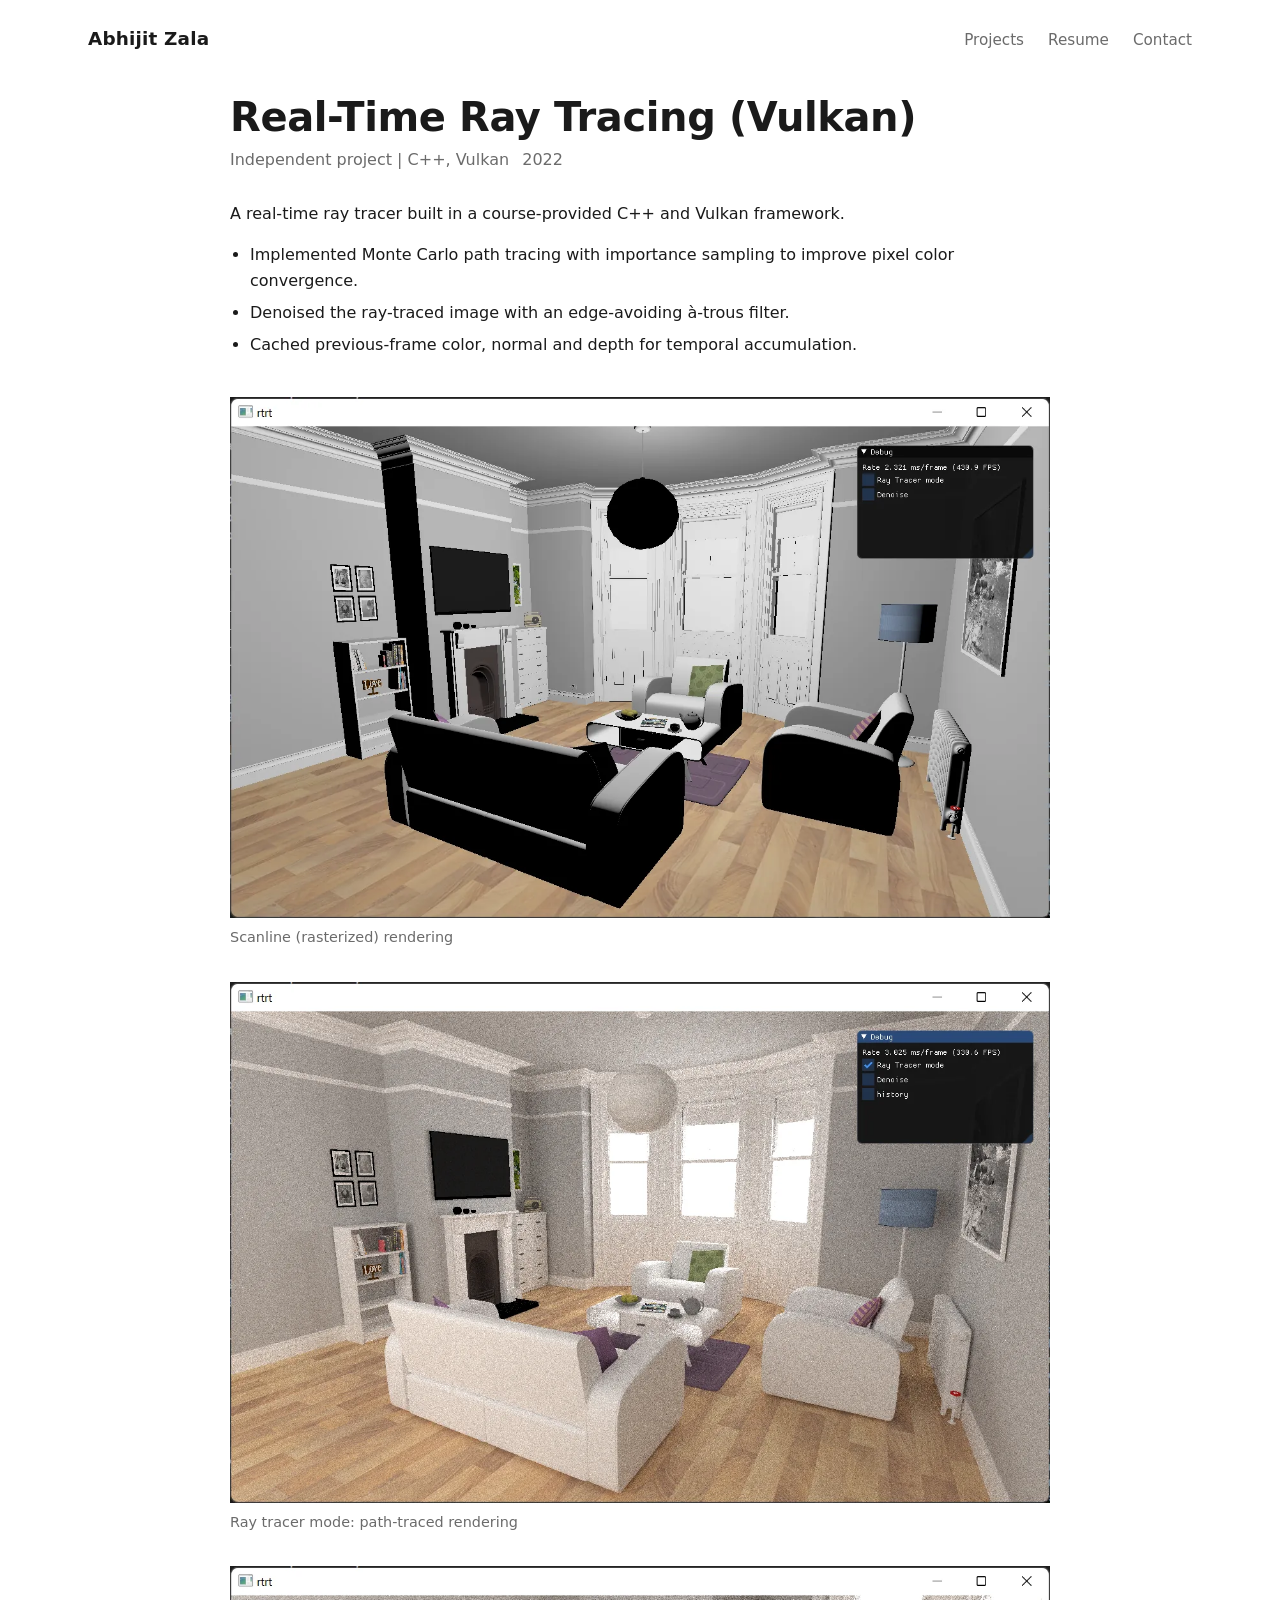
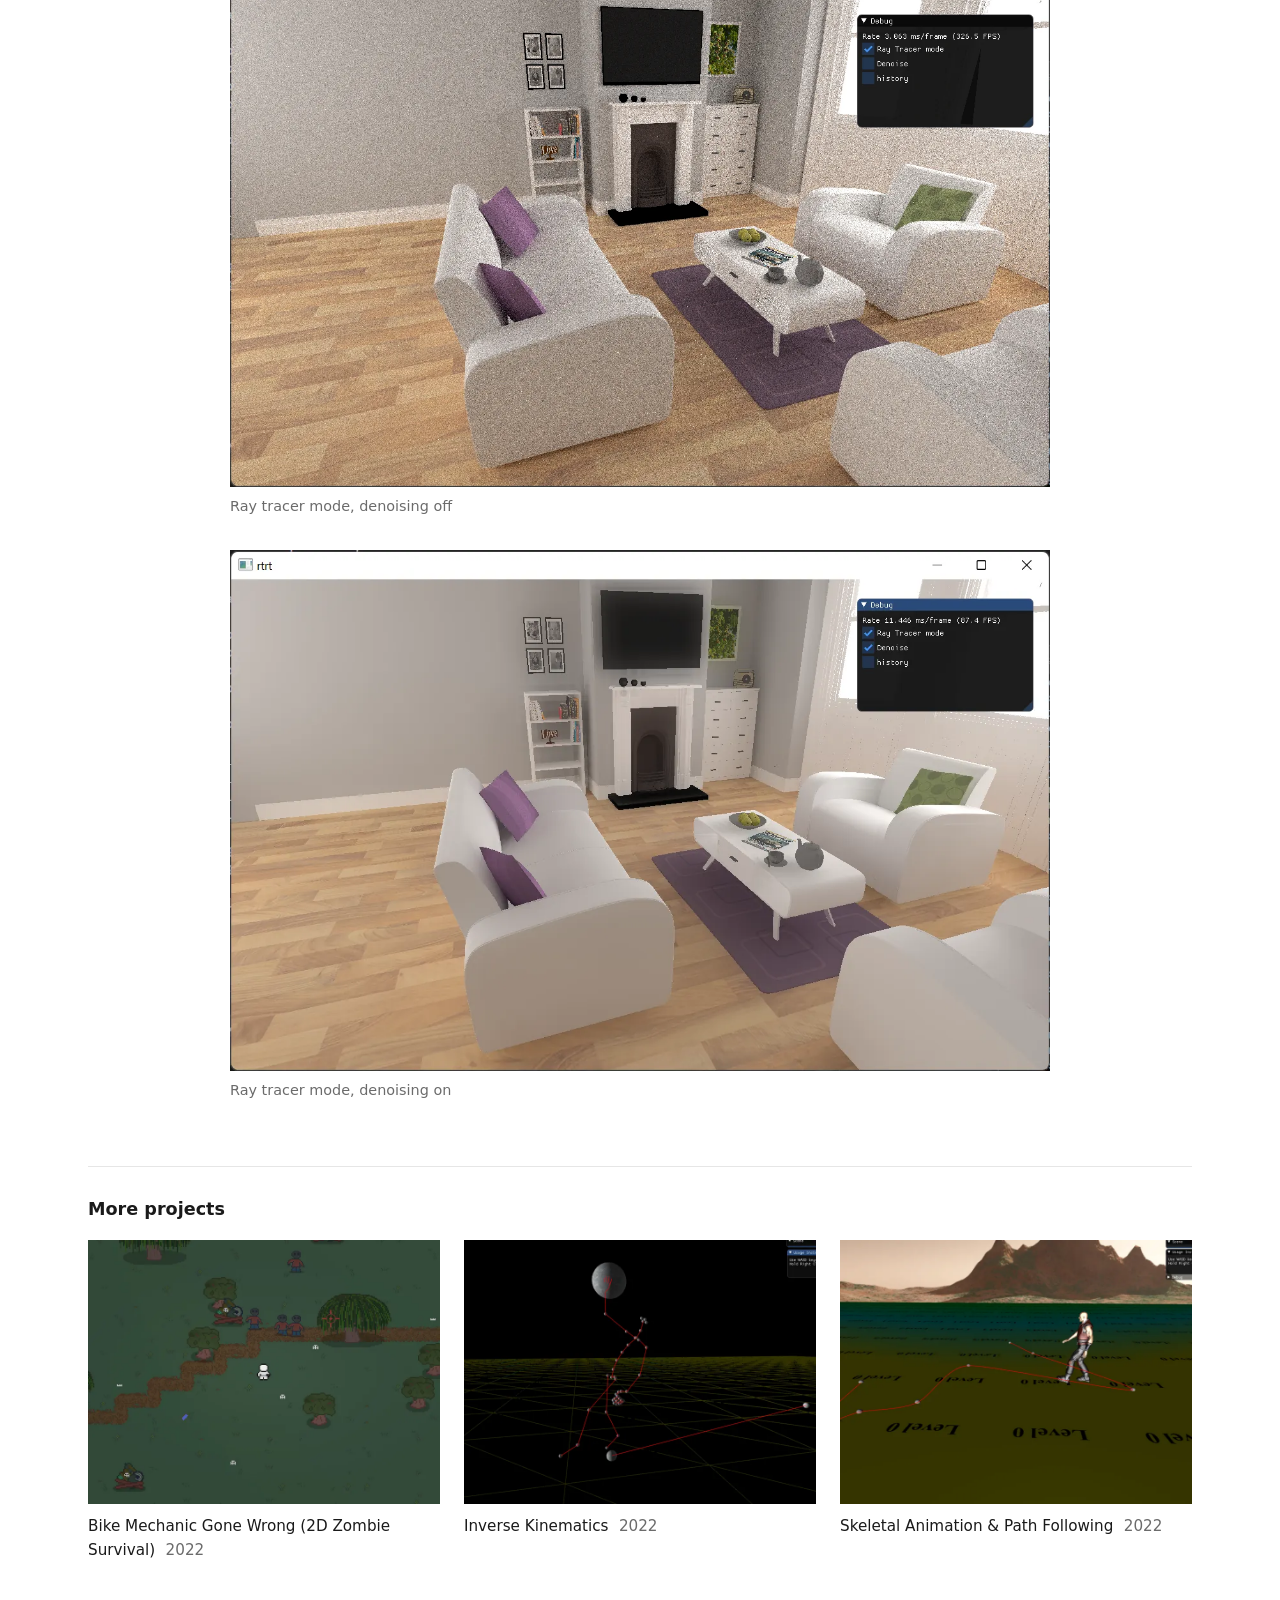
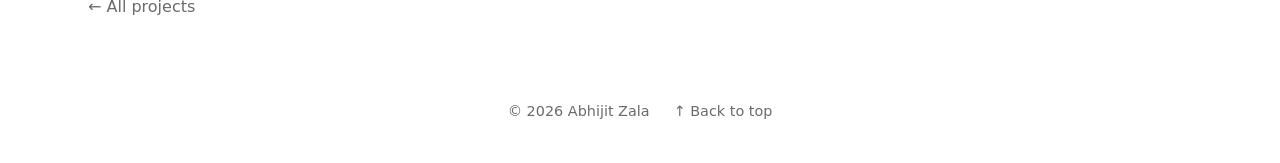
<file: real-time-ray-tracing-vulkan.html>
<!DOCTYPE html>
<html lang="en">
<head>
  <meta charset="UTF-8">
  <meta name="viewport" content="width=device-width, initial-scale=1">
  <title>Real-Time Ray Tracing (Vulkan) | Abhijit Zala</title>
  <meta name="description" content="A real-time path tracer with importance sampling, à-trous denoising and temporal accumulation.">
  <link rel="canonical" href="https://abjitzala.github.io/real-time-ray-tracing-vulkan.html">
  <link rel="icon" href="favicon.svg" type="image/svg+xml">
  <meta property="og:type" content="website">
  <meta property="og:site_name" content="Abhijit Zala">
  <meta property="og:title" content="Real-Time Ray Tracing (Vulkan) | Abhijit Zala">
  <meta property="og:description" content="A real-time path tracer with importance sampling, à-trous denoising and temporal accumulation.">
  <meta property="og:url" content="https://abjitzala.github.io/real-time-ray-tracing-vulkan.html">
  <meta property="og:image" content="https://abjitzala.github.io/img/og.jpg">
  <meta property="og:image:width" content="1200">
  <meta property="og:image:height" content="630">
  <meta name="twitter:card" content="summary_large_image">
  <link rel="stylesheet" href="style.css">
</head>
<body class="">
  <header class="site-header">
    <a class="site-name" href="index.html">Abhijit Zala</a>
    <nav aria-label="Main">
      <a href="index.html#projects">Projects</a>
      <a href="Abhijit_Zala_Resume.pdf">Resume</a>
      <a href="mailto:abhijeetzala81@gmail.com">Contact</a>
    </nav>
  </header>
  <main id="top" class="project-page">
    <article>
      <h1>Real-Time Ray Tracing (Vulkan)</h1>
      <p class="tech">Independent project | C++, Vulkan <span class="year">2022</span></p>
      <div class="text">
        <p>A real-time ray tracer built in a course-provided C++ and Vulkan framework.</p>
        <ul>
          <li>Implemented Monte Carlo path tracing with importance sampling to improve pixel color convergence.</li>
          <li>Denoised the ray-traced image with an edge-avoiding à-trous filter.</li>
          <li>Cached previous-frame color, normal and depth for temporal accumulation.</li>
        </ul>
      </div>
      <div class="gallery">
        <figure><img src="img/real-time-ray-tracing-vulkan/01.webp" alt="Living room rendered with the scanline algorithm" width="1284" height="816" loading="lazy" decoding="async"><figcaption>Scanline (rasterized) rendering</figcaption></figure>
        <figure><img src="img/real-time-ray-tracing-vulkan/02.webp" alt="Living room path traced, with visible noise" width="1284" height="816" loading="lazy" decoding="async"><figcaption>Ray tracer mode: path-traced rendering</figcaption></figure>
        <figure><img src="img/real-time-ray-tracing-vulkan/03.webp" alt="Close view of the path-traced room with denoising off, showing grainy noise" width="1284" height="816" loading="lazy" decoding="async"><figcaption>Ray tracer mode, denoising off</figcaption></figure>
        <figure><img src="img/real-time-ray-tracing-vulkan/04.webp" alt="The same view with denoising on, showing smooth surfaces" width="1284" height="816" loading="lazy" decoding="async"><figcaption>Ray tracer mode, denoising on</figcaption></figure>
      </div>
    </article>
    <section class="more" aria-labelledby="more-title">
      <h2 id="more-title">More projects</h2>
      <div class="grid">
      <a class="card" href="bmgwcisiazif-2d-zombie-shooter.html">
        <span class="thumb"><img src="img/thumbs/bmgwcisiazif-2d-zombie-shooter.webp" alt="" width="800" height="600" loading="lazy" decoding="async"></span>
        <span class="card-text">
          <span class="caption">Bike Mechanic Gone Wrong (2D Zombie Survival) <span class="year">2022</span></span>
        </span>
      </a>
      <a class="card" href="inverse-kinematics.html">
        <span class="thumb"><img src="img/thumbs/inverse-kinematics.webp" alt="" width="800" height="600" loading="lazy" decoding="async"></span>
        <span class="card-text">
          <span class="caption">Inverse Kinematics <span class="year">2022</span></span>
        </span>
      </a>
      <a class="card" href="skeleton-animation-path-following.html">
        <span class="thumb"><img src="img/thumbs/skeleton-animation-path-following.webp" alt="" width="800" height="600" loading="lazy" decoding="async"></span>
        <span class="card-text">
          <span class="caption">Skeletal Animation &amp; Path Following <span class="year">2022</span></span>
        </span>
      </a>
      </div>
      <p class="back"><a href="index.html#projects">&larr; All projects</a></p>
    </section>
  </main>
  <footer class="site-footer">
    <span>&copy; 2026 Abhijit Zala</span>
    <a href="#top">&uarr; Back to top</a>
  </footer>
</body>
</html>
</file>
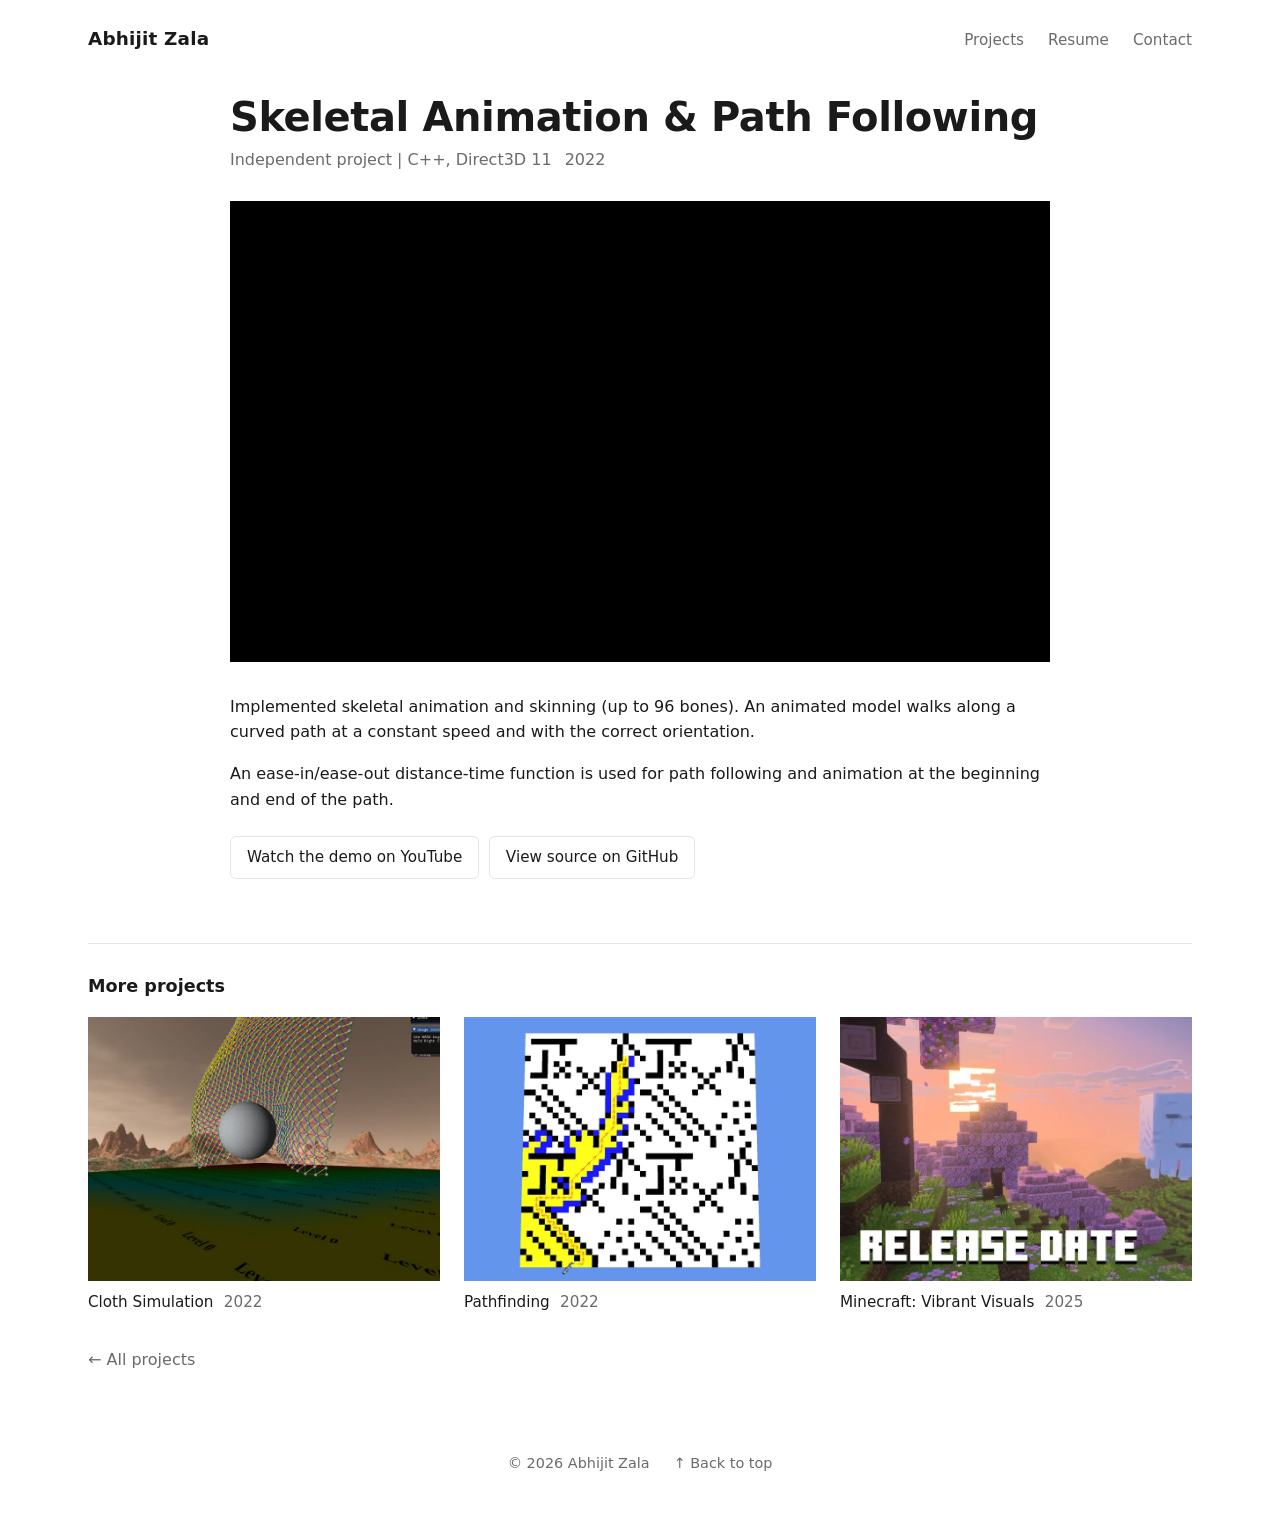
<file: skeleton-animation-path-following.html>
<!DOCTYPE html>
<html lang="en">
<head>
  <meta charset="UTF-8">
  <meta name="viewport" content="width=device-width, initial-scale=1">
  <title>Skeletal Animation &amp; Path Following | Abhijit Zala</title>
  <meta name="description" content="Skeletal animation and skinning with constant-speed path following along a curve.">
  <link rel="canonical" href="https://abjitzala.github.io/skeleton-animation-path-following.html">
  <link rel="icon" href="favicon.svg" type="image/svg+xml">
  <meta property="og:type" content="website">
  <meta property="og:site_name" content="Abhijit Zala">
  <meta property="og:title" content="Skeletal Animation &amp; Path Following | Abhijit Zala">
  <meta property="og:description" content="Skeletal animation and skinning with constant-speed path following along a curve.">
  <meta property="og:url" content="https://abjitzala.github.io/skeleton-animation-path-following.html">
  <meta property="og:image" content="https://abjitzala.github.io/img/og.jpg">
  <meta property="og:image:width" content="1200">
  <meta property="og:image:height" content="630">
  <meta name="twitter:card" content="summary_large_image">
  <link rel="stylesheet" href="style.css">
</head>
<body class="">
  <header class="site-header">
    <a class="site-name" href="index.html">Abhijit Zala</a>
    <nav aria-label="Main">
      <a href="index.html#projects">Projects</a>
      <a href="Abhijit_Zala_Resume.pdf">Resume</a>
      <a href="mailto:abhijeetzala81@gmail.com">Contact</a>
    </nav>
  </header>
  <main id="top" class="project-page">
    <article>
      <h1>Skeletal Animation &amp; Path Following</h1>
      <p class="tech">Independent project | C++, Direct3D 11 <span class="year">2022</span></p>
      <div class="hero-video"><figure class="embed"><iframe src="https://www.youtube-nocookie.com/embed/lMXpr1VzCWc" title="Skeletal Animation &amp; Path Following video" loading="lazy" allow="fullscreen; picture-in-picture" allowfullscreen></iframe></figure></div>
      <div class="text">
        <p>Implemented skeletal animation and skinning (up to 96 bones). An animated model walks along a curved path at a constant speed and with the correct orientation.</p>
        <p>An ease-in/ease-out distance-time function is used for path following and animation at the beginning and end of the path.</p>
      </div>
      <p class="links"><a class="btn" href="https://www.youtube.com/watch?v=lMXpr1VzCWc">Watch the demo on YouTube</a> <a class="btn" href="https://github.com/abjitzala/CS560">View source on GitHub</a></p>
    </article>
    <section class="more" aria-labelledby="more-title">
      <h2 id="more-title">More projects</h2>
      <div class="grid">
      <a class="card" href="cloth-simulation.html">
        <span class="thumb"><img src="img/thumbs/cloth-simulation.webp" alt="" width="800" height="600" loading="lazy" decoding="async"></span>
        <span class="card-text">
          <span class="caption">Cloth Simulation <span class="year">2022</span></span>
        </span>
      </a>
      <a class="card" href="pathfinding.html">
        <span class="thumb"><img src="img/thumbs/pathfinding.webp" alt="" width="800" height="600" loading="lazy" decoding="async"></span>
        <span class="card-text">
          <span class="caption">Pathfinding <span class="year">2022</span></span>
        </span>
      </a>
      <a class="card" href="minecraft-vibrant-visuals.html">
        <span class="thumb"><img src="img/thumbs/minecraft-vibrant-visuals.webp" alt="" width="960" height="540" style="object-position: left center" loading="lazy" decoding="async"></span>
        <span class="card-text">
          <span class="caption">Minecraft: Vibrant Visuals <span class="year">2025</span></span>
        </span>
      </a>
      </div>
      <p class="back"><a href="index.html#projects">&larr; All projects</a></p>
    </section>
  </main>
  <footer class="site-footer">
    <span>&copy; 2026 Abhijit Zala</span>
    <a href="#top">&uarr; Back to top</a>
  </footer>
</body>
</html>
</file>
<file: style.css>
/* Minimal portfolio styling */
:root {
  --bg: #ffffff;
  --text: #1a1a1a;
  --muted: #6b6b6b;
  --line: #e6e6e6;
  --accent: #1a1a1a;
  --btn-bg: #1a1a1a;
  --btn-text: #ffffff;
  --max: 1200px;
  --pad: clamp(1rem, 4vw, 3rem);
}

@media (prefers-color-scheme: dark) {
  :root {
    --bg: #111111;
    --text: #f0f0f0;
    --muted: #9a9a9a;
    --line: #2a2a2a;
    --accent: #f0f0f0;
    --btn-bg: #f0f0f0;
    --btn-text: #111111;
  }
}

*, *::before, *::after { box-sizing: border-box; }

html { scroll-behavior: smooth; }

body {
  margin: 0;
  background: var(--bg);
  color: var(--text);
  font-family: system-ui, -apple-system, "Segoe UI", Roboto, Helvetica, Arial, sans-serif;
  line-height: 1.6;
  -webkit-font-smoothing: antialiased;
  min-height: 100vh;
  display: flex;
  flex-direction: column;
}

main { flex: 1; width: 100%; }

img { max-width: 100%; height: auto; display: block; }
ul { margin: 0; padding: 0; list-style: none; }
h1, h2 { line-height: 1.2; font-weight: 600; }

a { color: inherit; text-decoration: none; }
a:focus-visible { outline: 2px solid var(--accent); outline-offset: 3px; }

/* ---------- Header ---------- */
.site-header {
  display: flex;
  align-items: baseline;
  justify-content: space-between;
  flex-wrap: wrap;
  gap: 0.5rem 2rem;
  padding: 1.5rem var(--pad);
  max-width: var(--max);
  width: 100%;
  margin: 0 auto;
}

.site-name { font-size: 1.15rem; font-weight: 600; letter-spacing: 0.01em; }

.site-header nav { display: flex; flex-wrap: wrap; gap: 0.25rem 1.5rem; }
.site-header nav a { color: var(--muted); font-size: 0.95rem; transition: color 0.15s; }
.site-header nav a:hover { color: var(--text); }

/* ---------- Buttons ---------- */
.btn {
  display: inline-block;
  padding: 0.5rem 1rem;
  border: 1px solid var(--line);
  border-radius: 6px;
  font-size: 0.95rem;
  font-weight: 500;
  transition: border-color 0.15s, opacity 0.15s;
}
.btn:hover { border-color: var(--text); }
.btn.primary { background: var(--btn-bg); color: var(--btn-text); border-color: var(--btn-bg); }
.btn.primary:hover { opacity: 0.85; }

/* ---------- Home ---------- */
.home { max-width: var(--max); margin: 0 auto; padding: 1rem var(--pad) 4rem; }

.intro { padding: 2.5rem 0 3.5rem; max-width: 760px; }
.intro h1 { font-size: clamp(2.25rem, 7vw, 3.75rem); margin: 0 0 0.35rem; letter-spacing: -0.02em; }
.tagline { font-size: clamp(1.05rem, 2.5vw, 1.35rem); color: var(--muted); margin: 0 0 1.25rem; }
.bio { font-size: 1.05rem; margin: 0 0 1.75rem; }
.actions { display: flex; flex-wrap: wrap; gap: 0.6rem; }

.projects { border-top: 1px solid var(--line); padding-top: 2rem; }
.projects > h2 { font-size: 1.35rem; margin: 0 0 1.5rem; }

/* ---------- Project grid ---------- */
.grid {
  display: grid;
  grid-template-columns: repeat(auto-fill, minmax(260px, 1fr));
  gap: 2rem 1.5rem;
}

.card { display: block; }
.thumb {
  display: block;
  aspect-ratio: 4 / 3;
  overflow: hidden;
  background: var(--line);
}
.thumb img { width: 100%; height: 100%; object-fit: cover; transition: transform 0.35s ease, opacity 0.2s; }
.card:hover .thumb img { transform: scale(1.04); opacity: 0.9; }

.card-text { display: block; }
.caption { display: block; margin-top: 0.6rem; font-size: 0.95rem; font-weight: 500; }
.year { color: var(--muted); font-weight: 400; margin-left: 0.35rem; }

/* Featured project: large card above the grid */
.card.featured {
  display: grid;
  grid-template-columns: minmax(0, 560px) minmax(0, 1fr);
  gap: 1.5rem;
  align-items: center;
  margin-bottom: 2.5rem;
}
.card.featured .thumb { aspect-ratio: 16 / 9; }
.card.featured .caption { font-size: 1.35rem; font-weight: 600; margin-top: 0; }
.card.featured .blurb { display: block; color: var(--muted); margin-top: 0.5rem; }

/* ---------- Project page ---------- */
.project-page { max-width: var(--max); margin: 0 auto; padding: 1rem var(--pad) 3rem; }
.project-page article { max-width: 820px; margin: 0 auto; }
.project-page h1 { font-size: clamp(1.75rem, 5vw, 2.5rem); margin: 0 0 0.35rem; letter-spacing: -0.01em; }
.tech { color: var(--muted); margin: 0 0 1.75rem; }
.tech .year { margin-left: 0.5rem; }

.text p { margin: 0 0 1rem; }
.text h2 { font-size: 1.1rem; margin: 1.75rem 0 0.5rem; }
.text ul { list-style: disc; padding-left: 1.25rem; margin: 0 0 1rem; }
.text li { margin-bottom: 0.4rem; }

.links { display: flex; flex-wrap: wrap; gap: 0.6rem; margin: 1.5rem 0 0; }

/* Video at the top of a project page */
.hero-video { margin: 0 0 2rem; }

/* Videos and screenshots */
.embed { margin: 0; aspect-ratio: 16 / 9; background: #000; }
.embed iframe { width: 100%; height: 100%; border: 0; display: block; }

.gallery { display: grid; gap: 2rem; margin-top: 2.5rem; }
.gallery figure { margin: 0; }
.gallery img { width: 100%; background: var(--line); }
figcaption { color: var(--muted); font-size: 0.9rem; margin-top: 0.5rem; }

.more { margin-top: 4rem; padding-top: 2rem; border-top: 1px solid var(--line); }
.more h2 { font-size: 1.1rem; margin: 0 0 1.25rem; }
.back { margin: 2rem 0 0; color: var(--muted); }
.back a:hover { color: var(--text); }

/* ---------- Footer ---------- */
.site-footer {
  display: flex;
  justify-content: center;
  flex-wrap: wrap;
  gap: 0.5rem 1.5rem;
  padding: 2rem var(--pad) 2.5rem;
  color: var(--muted);
  font-size: 0.9rem;
}
.site-footer a:hover { color: var(--text); }

@media (max-width: 700px) {
  .card.featured { grid-template-columns: 1fr; gap: 0.75rem; }
  .intro { padding: 1rem 0 2.5rem; }
}

@media (max-width: 560px) {
  .grid { grid-template-columns: 1fr; }
}

@media (prefers-reduced-motion: reduce) {
  html { scroll-behavior: auto; }
  * { transition: none !important; }
}
</file>
